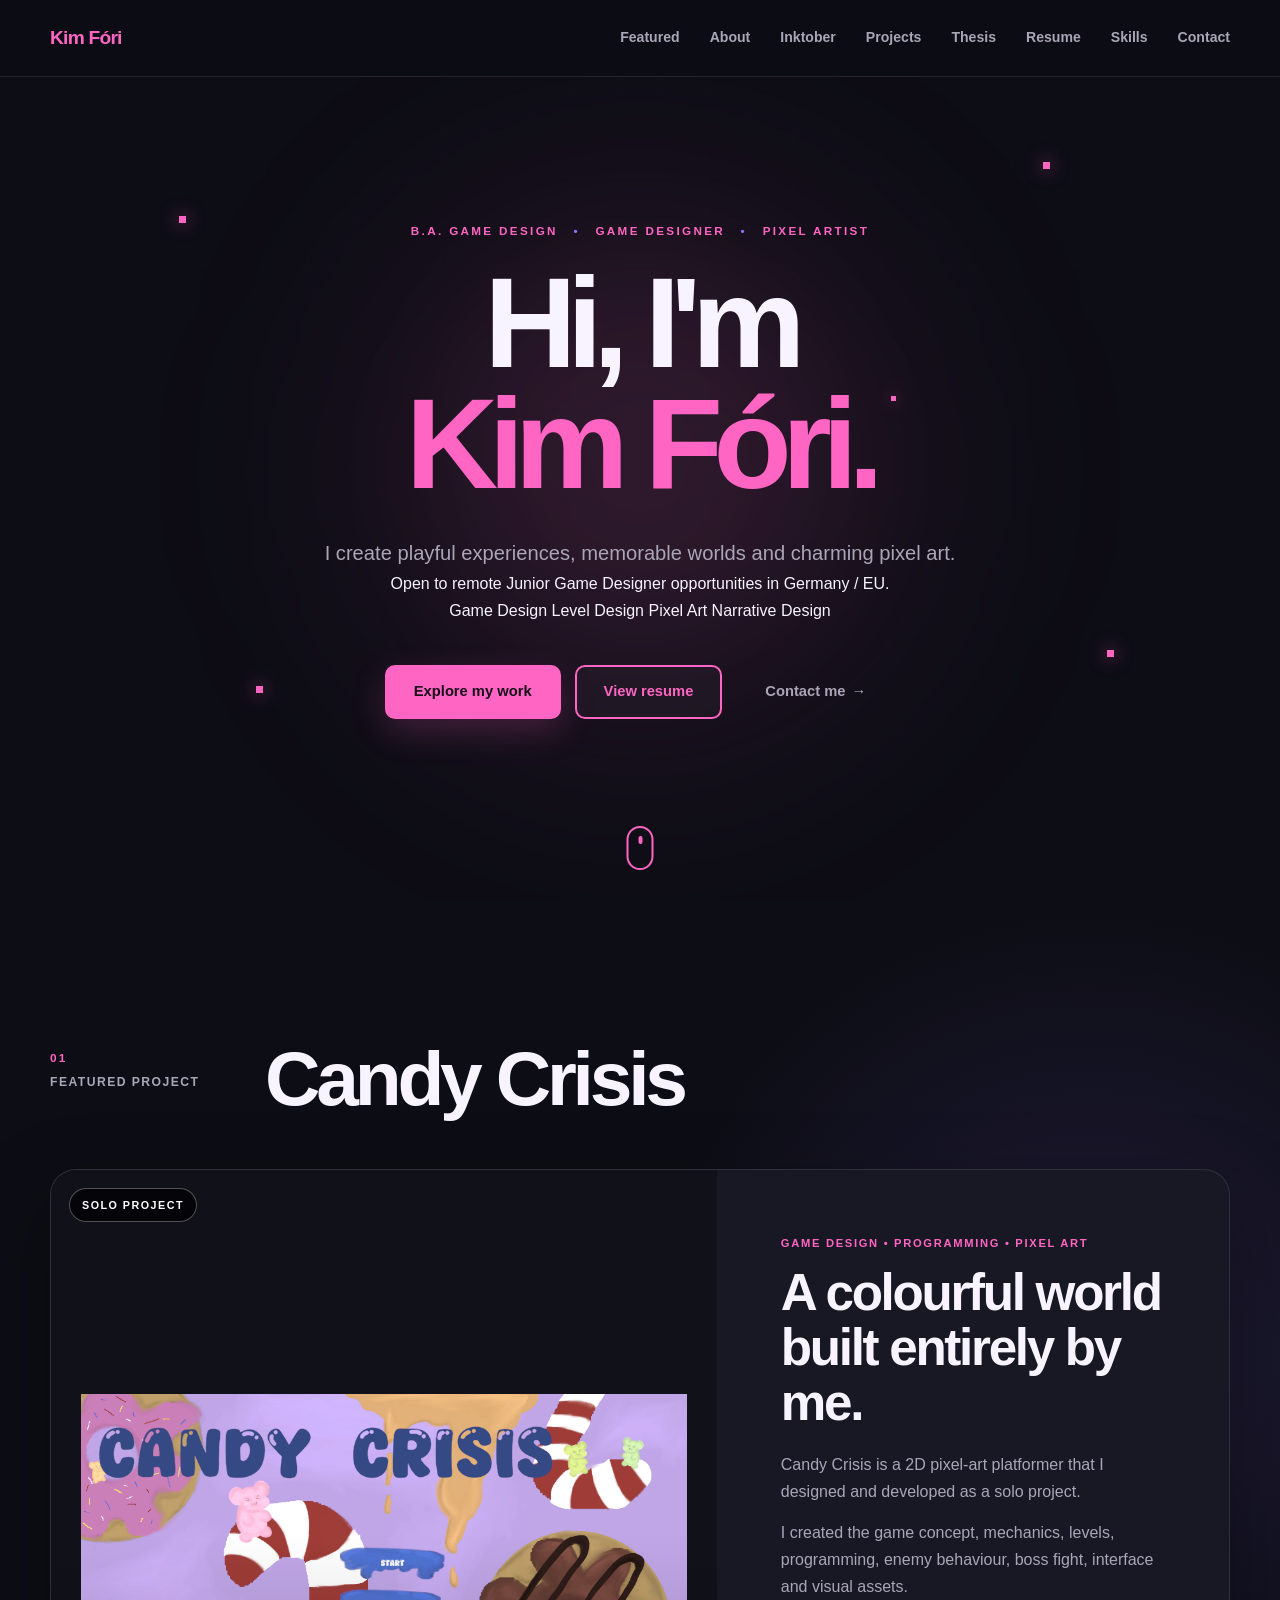
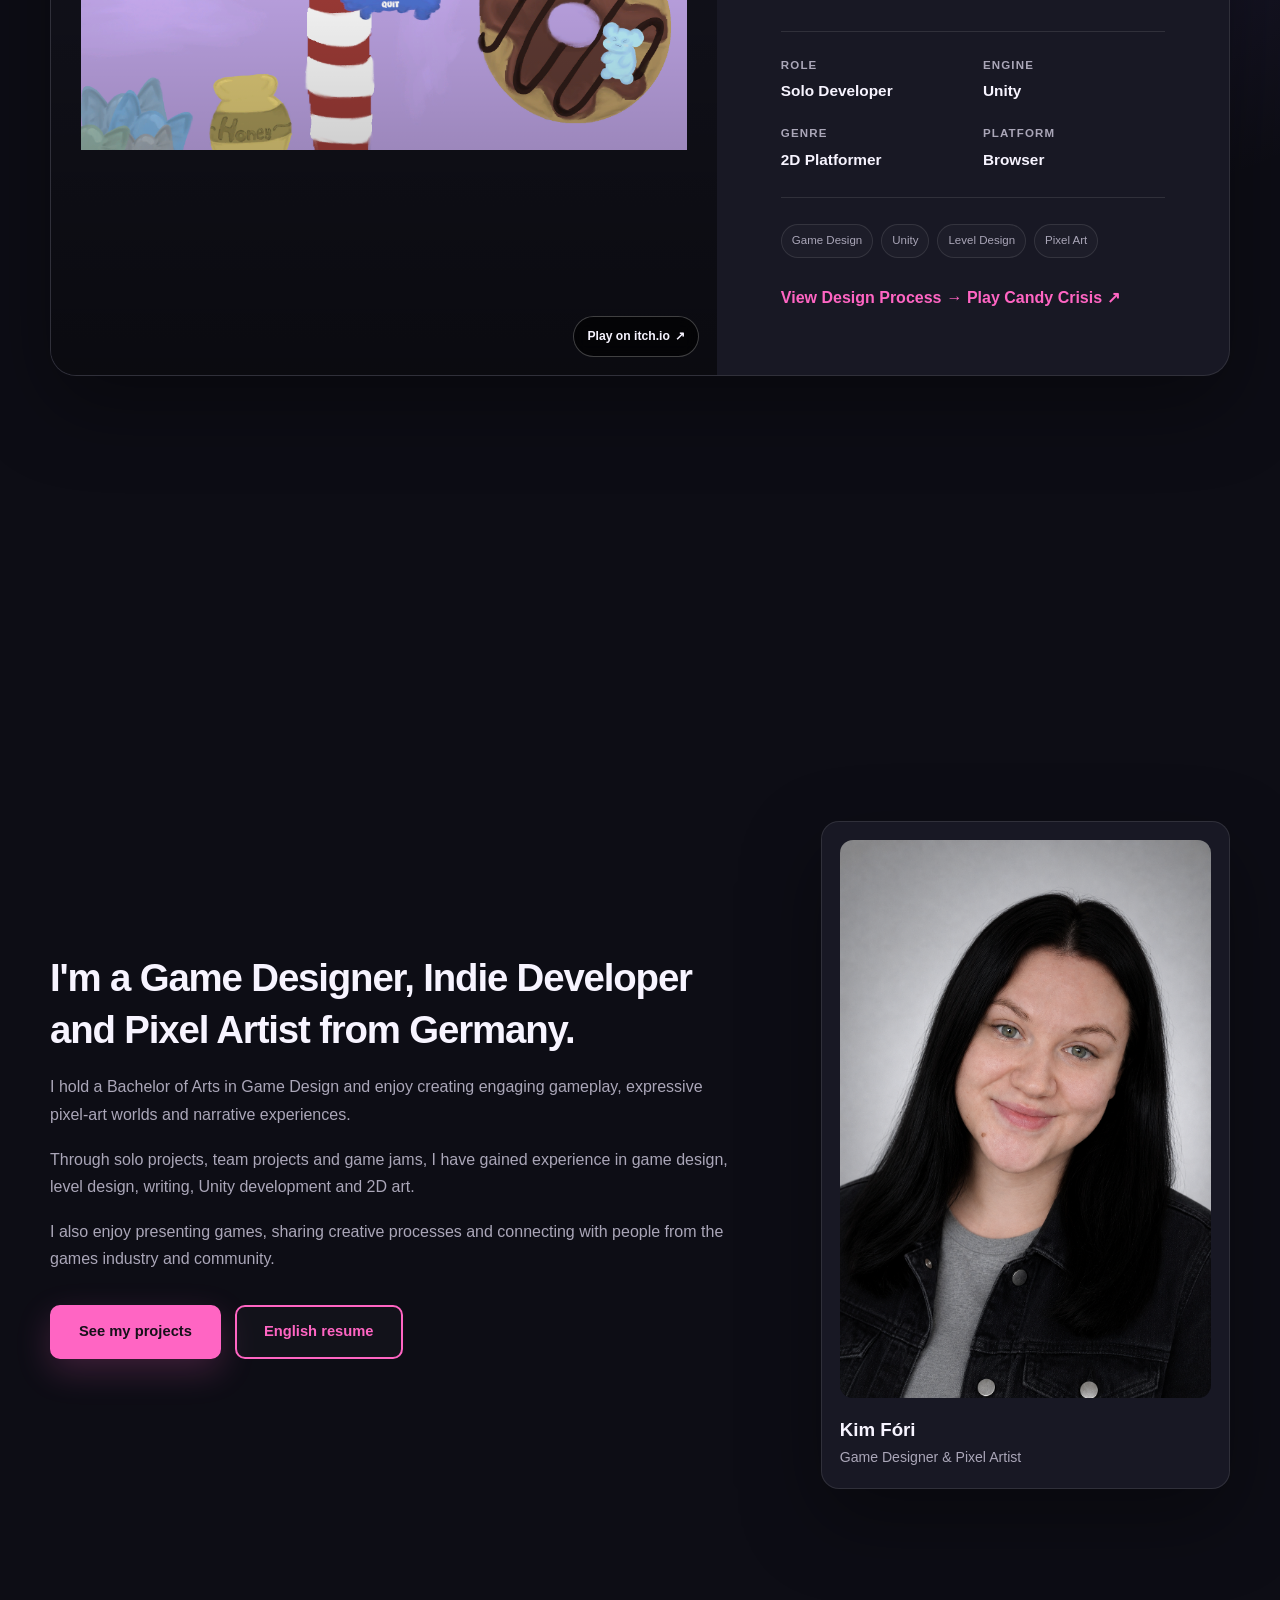
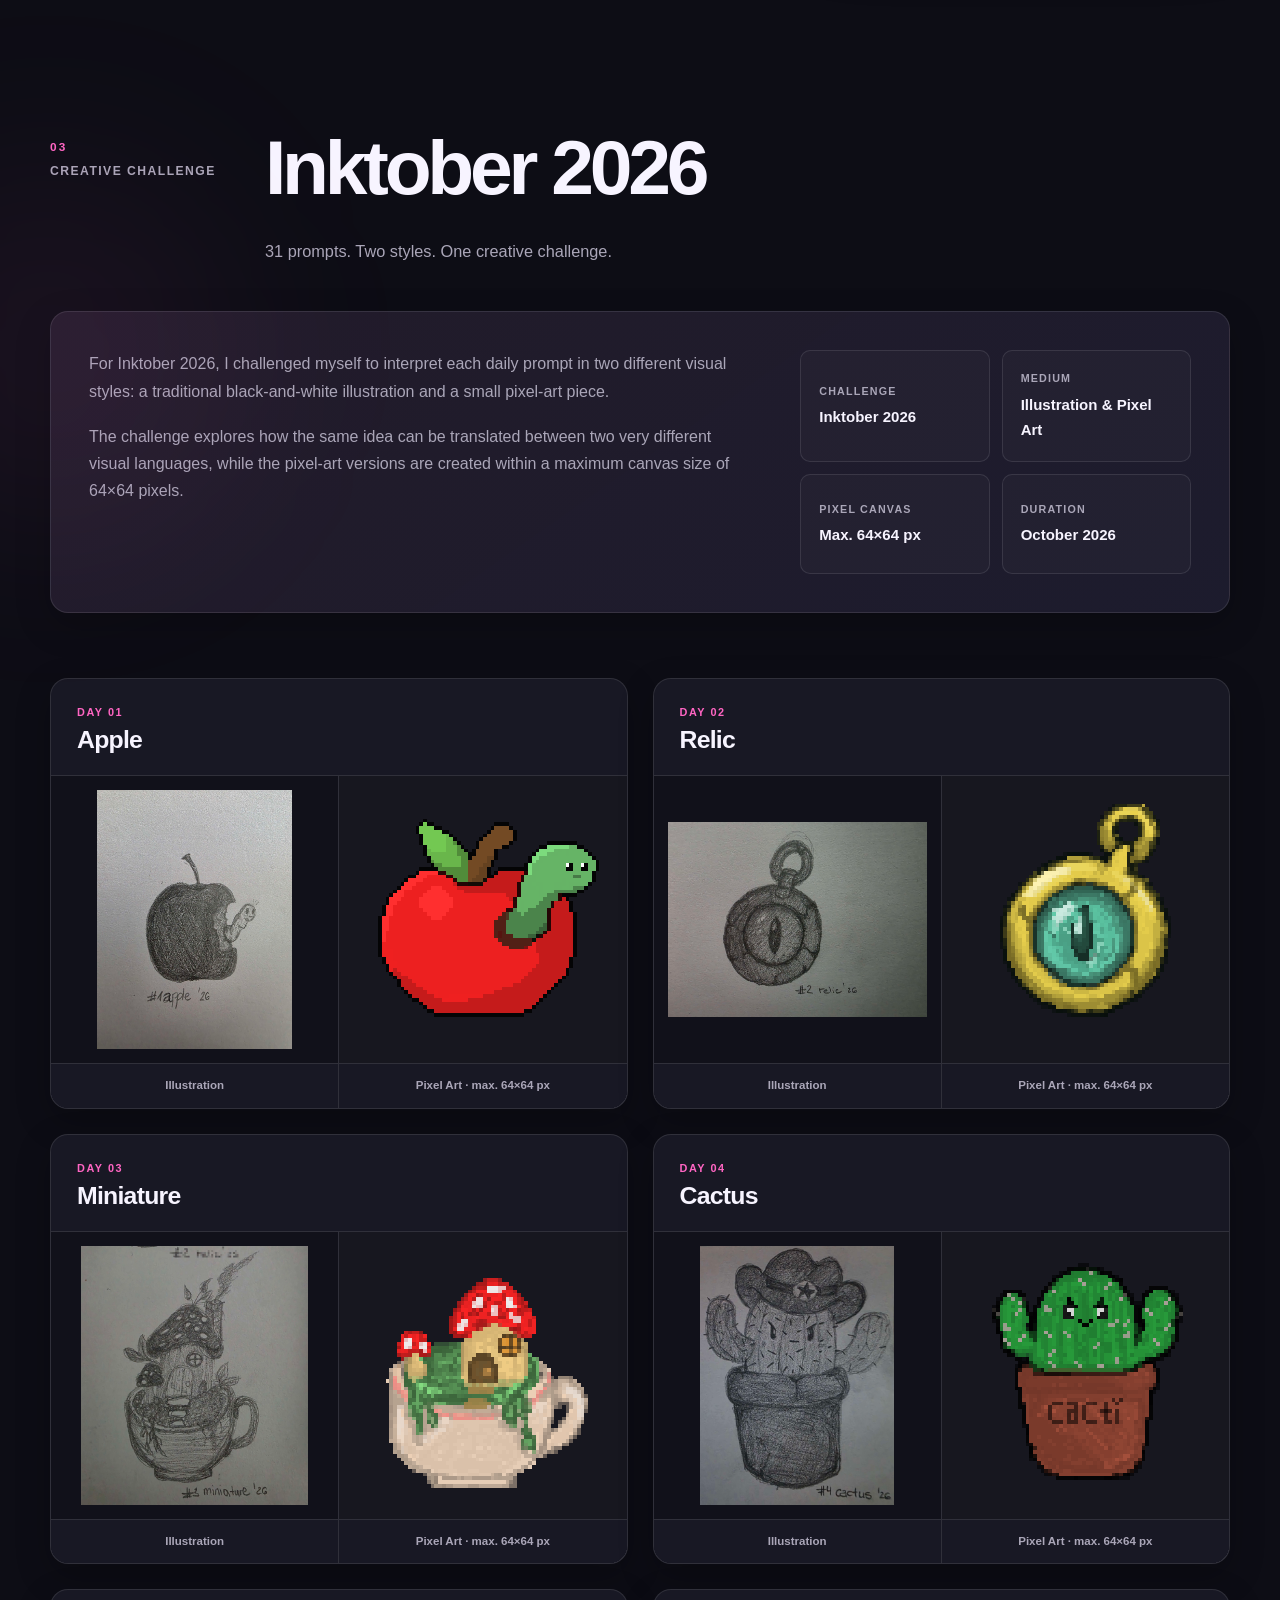
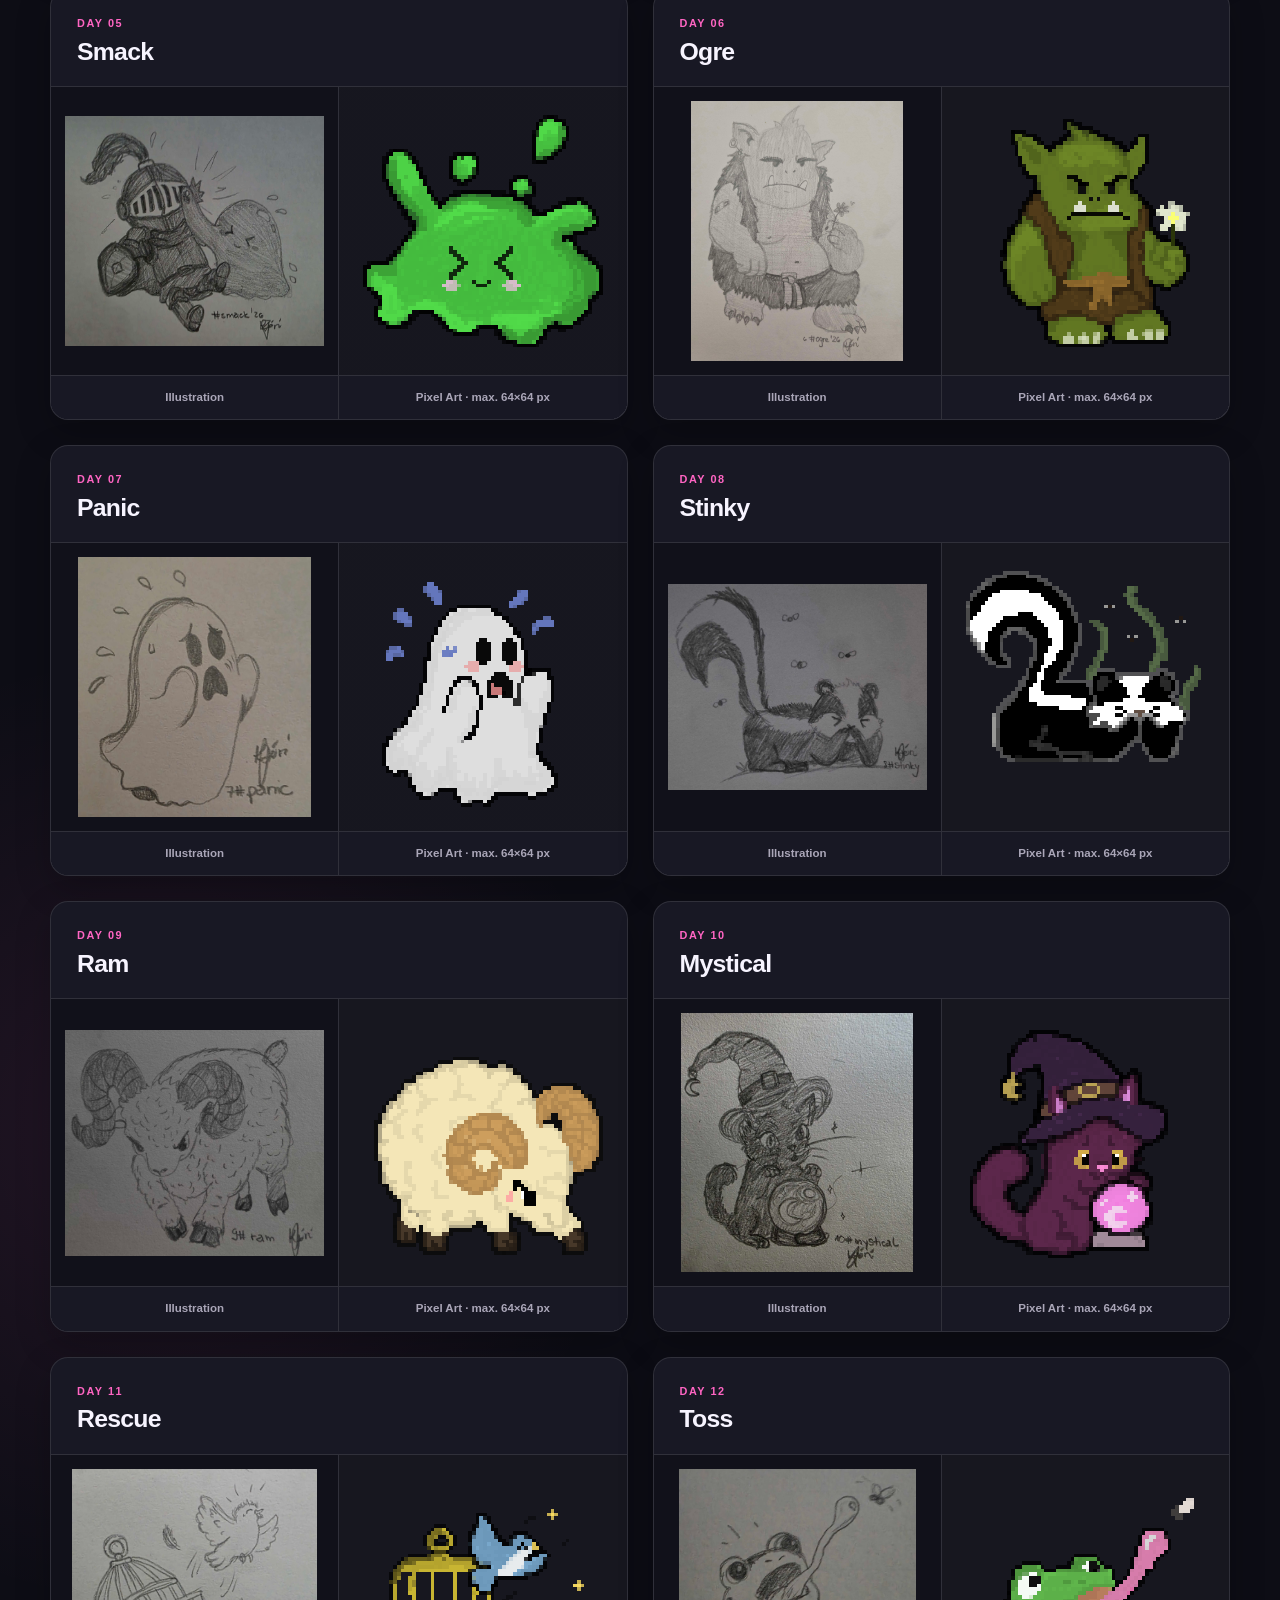
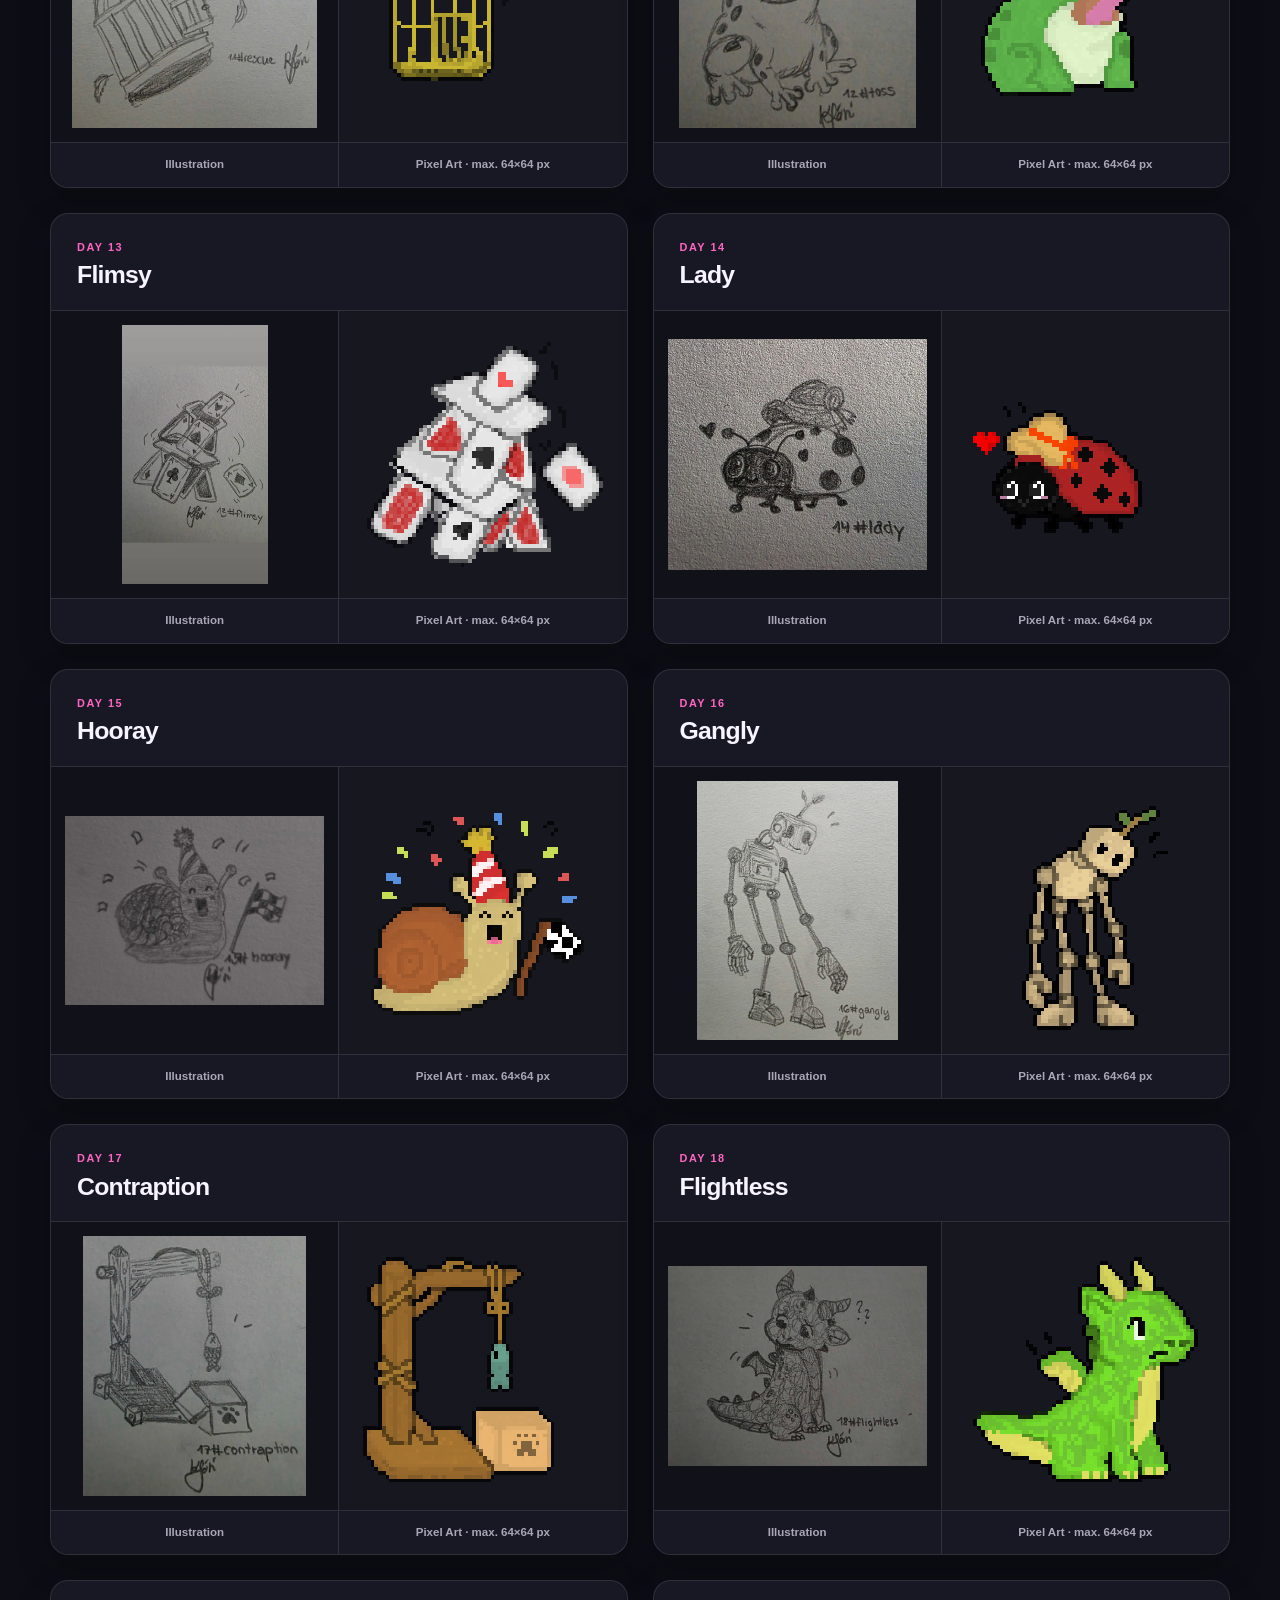
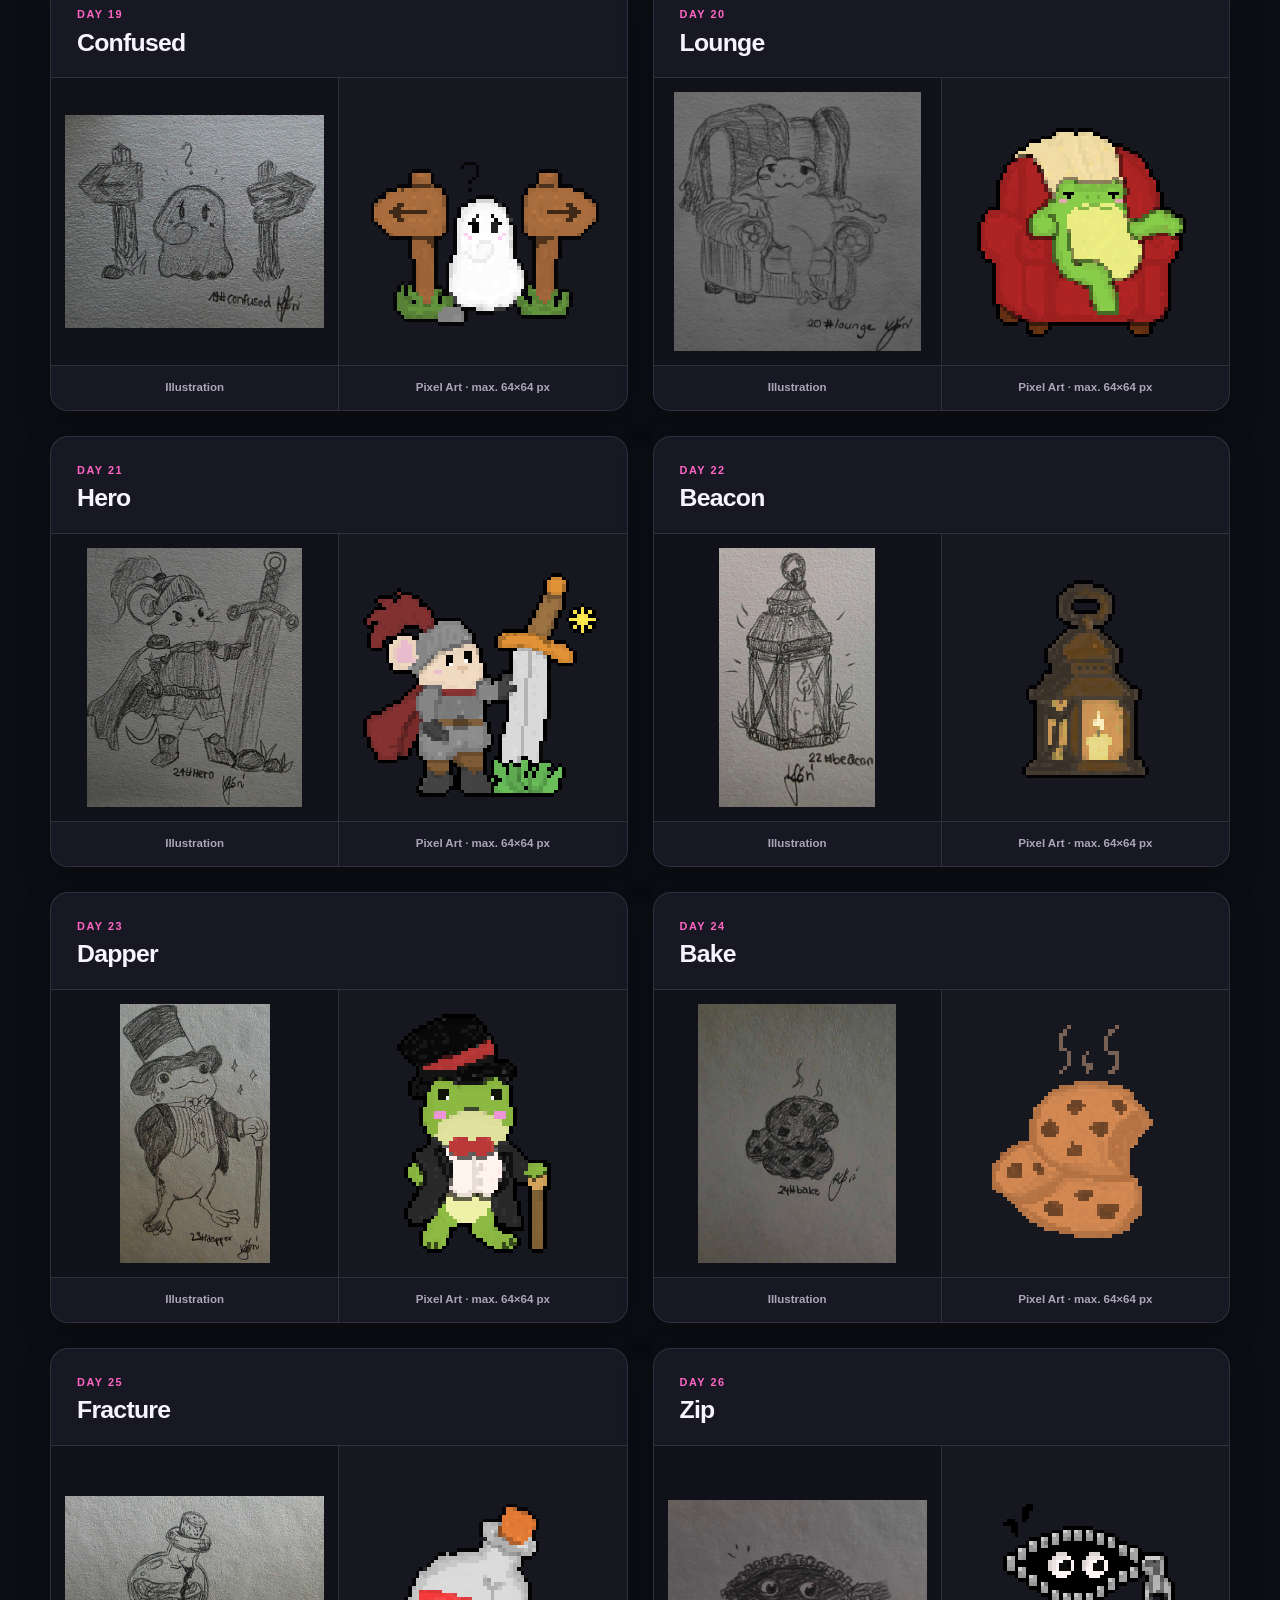
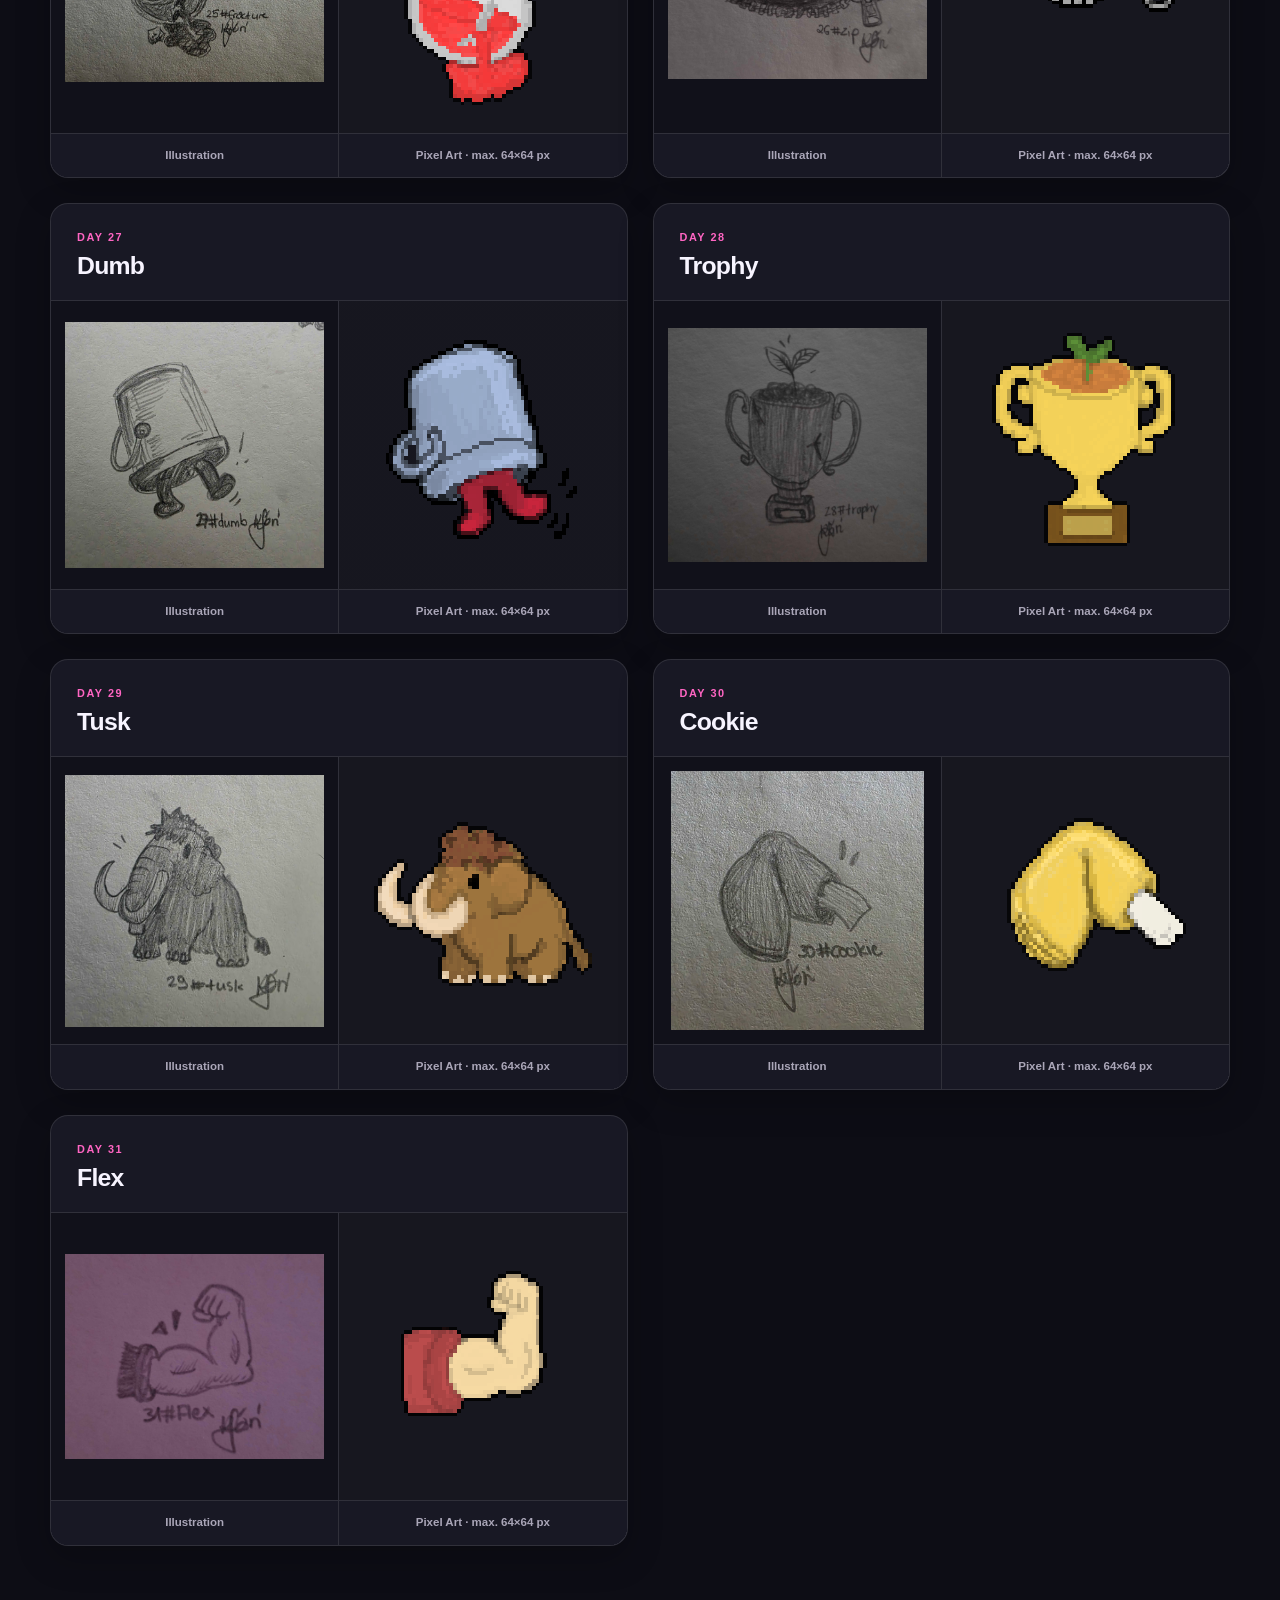
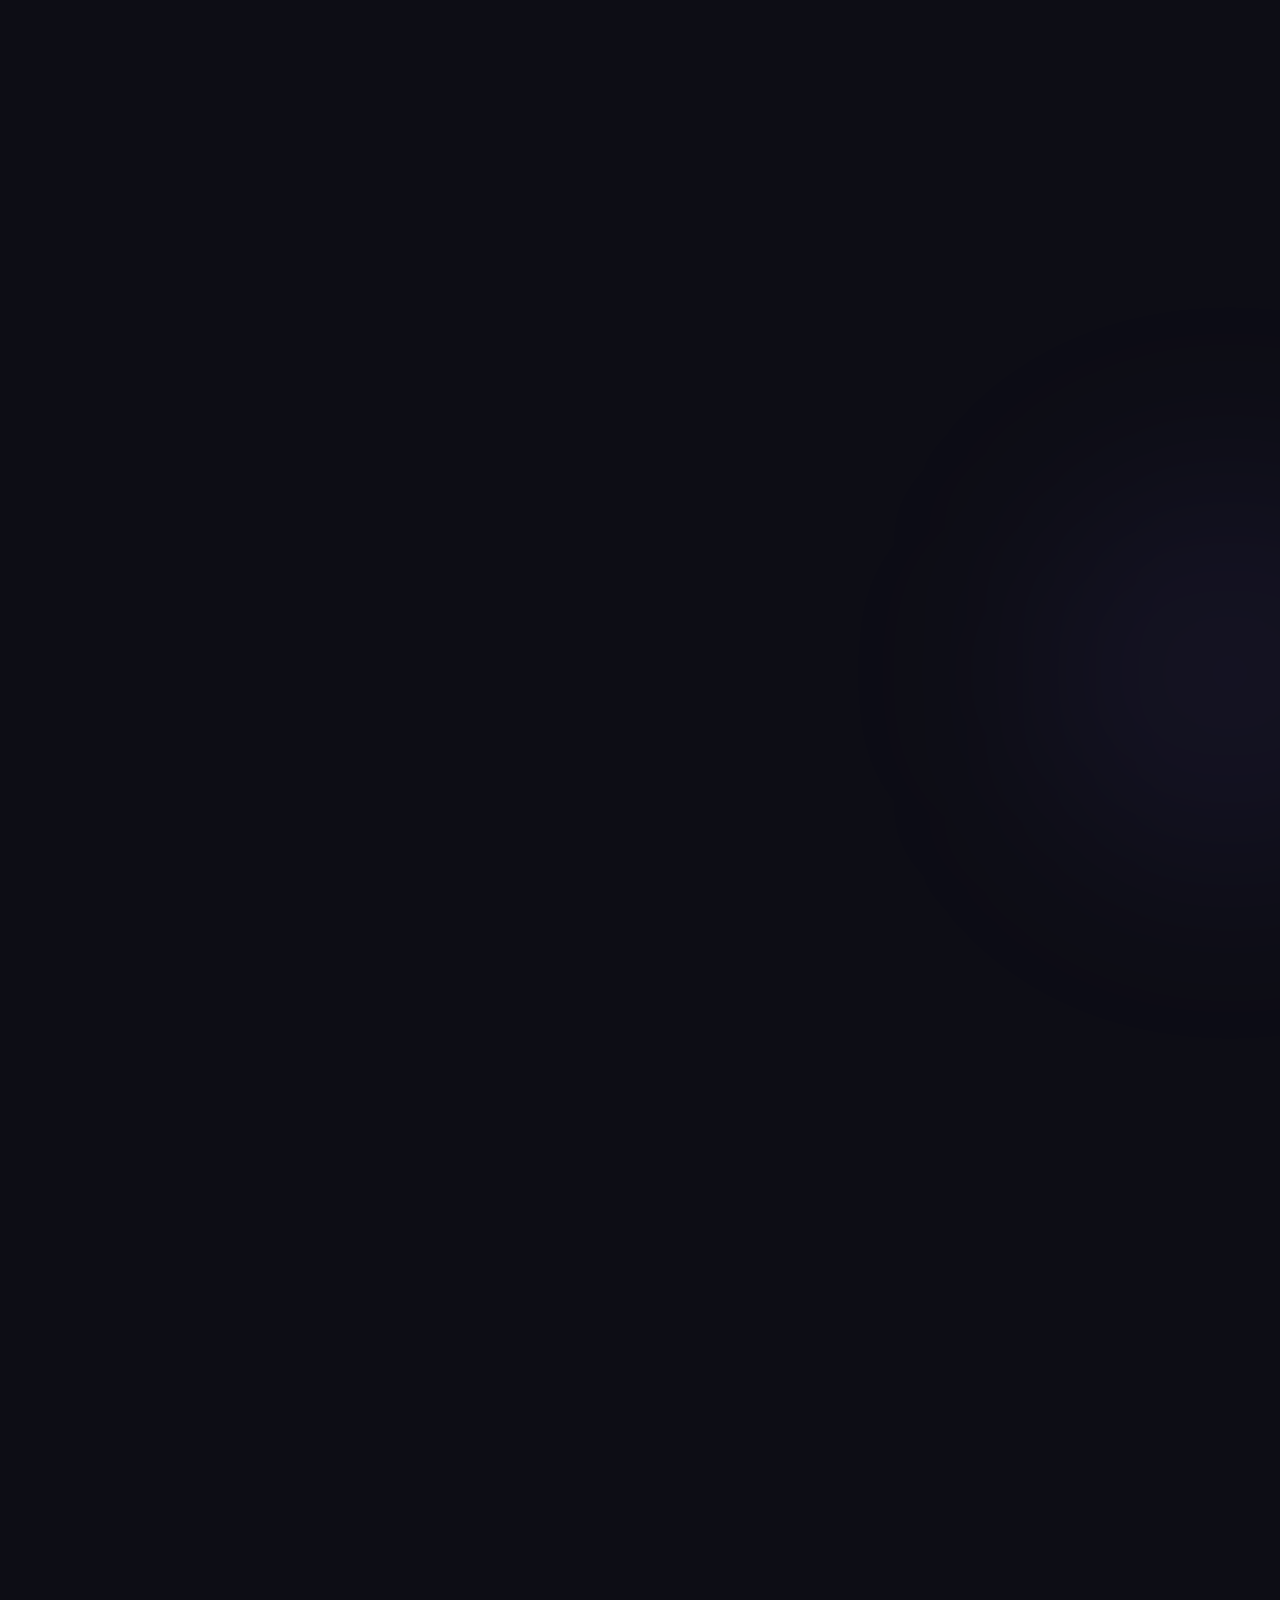
<file: index.html>
<!DOCTYPE html>
<html lang="en">

<head>
    <meta charset="UTF-8">

    <meta name="viewport"
          content="width=device-width, initial-scale=1.0">

    <meta name="description"
          content="Portfolio of Kim Fóri, Game Designer, Pixel Artist and Indie Developer from Germany.">

    <meta name="author"
          content="Kim Fóri">

    <title>Kim F&oacute;ri | Game Design Portfolio</title>

    <link rel="stylesheet" href="style.css">
</head>

<body>

    <div class="mouse-glow" aria-hidden="true"></div>


    <!-- =========================================================
         HEADER
    ========================================================== -->

    <header class="header">

        <div class="header-inner">

            <a href="#home" class="logo">
                Kim F&oacute;ri
            </a>

            <button class="menu-button"
                    type="button"
                    aria-label="Open navigation"
                    aria-expanded="false"
                    aria-controls="main-navigation">
                <span></span>
                <span></span>
                <span></span>
            </button>

            <nav class="navigation"
                 id="main-navigation"
                 aria-label="Main navigation">

                <a href="#featured">Featured</a>
                <a href="#about">About</a>
                <a href="#inktober">Inktober</a>
                <a href="#projects">Projects</a>
                <a href="#thesis">Thesis</a>
                <a href="#resume">Resume</a>
                <a href="#skills">Skills</a>
                <a href="#contact">Contact</a>

            </nav>

        </div>

    </header>


    <main>


        <!-- =========================================================
             HERO
        ========================================================== -->

       <section class="hero" id="home">

    <div class="hero-background" aria-hidden="true">
        <span class="pixel pixel-one"></span>
        <span class="pixel pixel-two"></span>
        <span class="pixel pixel-three"></span>
        <span class="pixel pixel-four"></span>
        <span class="pixel pixel-five"></span>
    </div>

    <div class="hero-content">

        <p class="eyebrow">
            B.A. Game Design
            <span aria-hidden="true">&bull;</span>
            Game Designer
            <span aria-hidden="true">&bull;</span>
            Pixel Artist
        </p>

        <h1 class="hero-title">
            Hi, I'm
            <span>Kim F&oacute;ri.</span>
        </h1>

        <p class="hero-description">
            I create playful experiences, memorable worlds
            and charming pixel art.
        </p>

        <p class="hero-availability">Open to remote Junior Game Designer opportunities in Germany / EU.</p>

        <!-- CORE SKILLS -->

        <div class="hero-skills" aria-label="Core competencies">

            <span>Game Design</span>
            <span>Level Design</span>
            <span>Pixel Art</span>
            <span>Narrative Design</span>

        </div>

        <div class="hero-buttons">

            <a href="#featured"
               class="button button-primary">
                Explore my work
            </a>

            <a href="#resume"
               class="button button-secondary">
                View resume
            </a>

            <a href="#contact"
               class="button button-text">
                Contact me
                <span aria-hidden="true">&rarr;</span>
            </a>

        </div>

    </div>

    <a href="#featured"
       class="scroll-indicator"
       aria-label="Scroll to featured project">
        <span></span>
    </a>

</section>

       
<!-- =========================================================
     FEATURED PROJECT
========================================================= -->

<section class="section featured-section" id="featured">

    <div class="section-heading reveal">

        <div>
            <p class="section-number">01</p>
            <p class="section-label">Featured Project</p>
        </div>

        <h2>Candy Crisis</h2>

    </div>

    <article class="featured-project reveal">

        <a href="https://pikakimi30.itch.io/candy-crisis"
           target="_blank"
           rel="noopener noreferrer"
           class="featured-image"
           aria-label="Open Candy Crisis on itch.io">

            <video
                class="featured-video"
                autoplay
                muted
                loop
                playsinline
                preload="metadata"
                poster="images/candy-crisis.png"
                aria-label="Candy Crisis gameplay preview">

                <source
                    src="videos/candy-crisis-preview.mp4"
                    type="video/mp4">

                Your browser does not support HTML5 video.

            </video>

            <span class="project-badge">
                Solo Project
            </span>

            <span class="image-action">
                Play on itch.io
                <span aria-hidden="true">&nearr;</span>
            </span>

        </a>

        <div class="featured-content">

            <p class="project-role">
                Game Design &bull; Programming &bull; Pixel Art
            </p>

            <h3>
                A colourful world built entirely by me.
            </h3>

            <p>
                Candy Crisis is a 2D pixel-art platformer that
                I designed and developed as a solo project.
            </p>

            <p>
                I created the game concept, mechanics, levels,
                programming, enemy behaviour, boss fight,
                interface and visual assets.
            </p>

            <div class="project-details">

                <div>
                    <span>Role</span>
                    <strong>Solo Developer</strong>
                </div>

                <div>
                    <span>Engine</span>
                    <strong>Unity</strong>
                </div>

                <div>
                    <span>Genre</span>
                    <strong>2D Platformer</strong>
                </div>

                <div>
                    <span>Platform</span>
                    <strong>Browser</strong>
                </div>

            </div>

            <ul class="project-tags">
                <li>Game Design</li>
                <li>Unity</li>
                <li>Level Design</li>
                <li>Pixel Art</li>
            </ul>

            <div class="featured-actions">
                <a href="candy-crisis.html" class="project-link">
                    View Design Process <span aria-hidden="true">&rarr;</span>
                </a>
                <a href="https://pikakimi30.itch.io/candy-crisis"
                   target="_blank" rel="noopener noreferrer" class="project-link">
                    Play Candy Crisis <span aria-hidden="true">&nearr;</span>
                </a>
            </div>

        </div>

    </article>

</section>



        <!-- =========================================================
             ABOUT
        ========================================================== -->

        <section class="section about-section"
                 id="about">

            <div class="section-heading reveal">

                <div>
                    <p class="section-number">02</p>
                    <p class="section-label">About</p>
                </div>

                <h2>
                    Creativity meets gameplay.
                </h2>

            </div>

            <div class="about-layout">

                <div class="about-text reveal">

                    <p class="about-introduction">
                        I'm a Game Designer, Indie Developer and
                        Pixel Artist from Germany.
                    </p>

                    <p>
                        I hold a Bachelor of Arts in Game Design and enjoy
                        creating engaging gameplay, expressive pixel-art
                        worlds and narrative experiences.
                    </p>

                    <p>
                        Through solo projects, team projects and game jams,
                        I have gained experience in game design, level design,
                        writing, Unity development and 2D art.
                    </p>

                    <p>
                        I also enjoy presenting games, sharing creative
                        processes and connecting with people from the
                        games industry and community.
                    </p>

                    <div class="about-buttons">

                        <a href="#projects"
                           class="button button-primary">
                            See my projects
                        </a>

                        <a href="documents/kim-fori-resume-en.pdf"
                           target="_blank"
                           rel="noopener noreferrer"
                           class="button button-secondary">
                            English resume
                        </a>

                    </div>

                </div>

                <figure class="profile-card reveal">

                    <div class="profile-image">

                        <img src="images/profile-kim.png"
                             alt="Portrait of Kim Fóri">

                    </div>

                    <figcaption>

                        <strong>Kim F&oacute;ri</strong>

                        <span>
                            Game Designer &amp; Pixel Artist
                        </span>

                    </figcaption>

                </figure>

            </div>

        </section>


        <!-- =========================================================
             INKTOBER 2026
        ========================================================== -->

        <section class="section inktober-section"
                 id="inktober">

            <div class="section-heading">

                <div>
                    <p class="section-number">03</p>
                    <p class="section-label">Creative Challenge</p>
                </div>

                <h2>
                    Inktober 2026
                </h2>

            </div>

            <p class="section-description">
                31 prompts. Two styles. One creative challenge.
            </p>

            <div class="inktober-intro">

                <div class="inktober-intro-text">

                    <p>
                        For Inktober 2026, I challenged myself to interpret
                        each daily prompt in two different visual styles:
                        a traditional black-and-white illustration and a
                        small pixel-art piece.
                    </p>

                    <p>
                        The challenge explores how the same idea can be
                        translated between two very different visual
                        languages, while the pixel-art versions are created
                        within a maximum canvas size of 64×64 pixels.
                    </p>

                </div>

                <div class="inktober-facts">

                    <div class="inktober-fact">
                        <span>Challenge</span>
                        <strong>Inktober 2026</strong>
                    </div>

                    <div class="inktober-fact">
                        <span>Medium</span>
                        <strong>Illustration &amp; Pixel Art</strong>
                    </div>

                    <div class="inktober-fact">
                        <span>Pixel Canvas</span>
                        <strong>Max. 64×64 px</strong>
                    </div>

                    <div class="inktober-fact">
                        <span>Duration</span>
                        <strong>October 2026</strong>
                    </div>

                </div>

            </div>


            <div class="inktober-gallery">


                <!-- DAY 01 -->

                <article class="inktober-day">
                    <div class="inktober-day-header">
                        <span>Day 01</span>
                        <h3>Apple</h3>
                    </div>

                    <div class="inktober-comparison">
                        <figure>
                            <div class="inktober-image">
                                <img src="images/inktober/day01-illustration.jpg"
                                     alt="Inktober 2026 Day 01 Apple black-and-white illustration">
                            </div>
                            <figcaption>Illustration</figcaption>
                        </figure>

                        <figure>
                            <div class="inktober-image pixel-image">
                                <img src="images/inktober/day01-pixel.png"
                                     alt="Inktober 2026 Day 01 Apple pixel art">
                            </div>
                            <figcaption>Pixel Art · max. 64×64 px</figcaption>
                        </figure>
                    </div>
                </article>


                <!-- DAY 02 -->

                <article class="inktober-day">
                    <div class="inktober-day-header">
                        <span>Day 02</span>
                        <h3>Relic</h3>
                    </div>

                    <div class="inktober-comparison">
                        <figure>
                            <div class="inktober-image">
                                <img src="images/inktober/day02-illustration.jpg"
                                     alt="Inktober 2026 Day 02 Relic black-and-white illustration">
                            </div>
                            <figcaption>Illustration</figcaption>
                        </figure>

                        <figure>
                            <div class="inktober-image pixel-image">
                                <img src="images/inktober/day02-pixel.png"
                                     alt="Inktober 2026 Day 02 Relic pixel art">
                            </div>
                            <figcaption>Pixel Art · max. 64×64 px</figcaption>
                        </figure>
                    </div>
                </article>


                <!-- DAY 03 -->

                <article class="inktober-day">
                    <div class="inktober-day-header">
                        <span>Day 03</span>
                        <h3>Miniature</h3>
                    </div>

                    <div class="inktober-comparison">
                        <figure>
                            <div class="inktober-image">
                                <img src="images/inktober/day03-illustration.jpg"
                                     alt="Inktober 2026 Day 03 Miniature black-and-white illustration">
                            </div>
                            <figcaption>Illustration</figcaption>
                        </figure>

                        <figure>
                            <div class="inktober-image pixel-image">
                                <img src="images/inktober/day03-pixel.png"
                                     alt="Inktober 2026 Day 03 Miniature pixel art">
                            </div>
                            <figcaption>Pixel Art · max. 64×64 px</figcaption>
                        </figure>
                    </div>
                </article>


                <!-- DAY 04 -->

                <article class="inktober-day">
                    <div class="inktober-day-header">
                        <span>Day 04</span>
                        <h3>Cactus</h3>
                    </div>

                    <div class="inktober-comparison">
                        <figure>
                            <div class="inktober-image">
                                <img src="images/inktober/day04-illustration.jpg"
                                     alt="Inktober 2026 Day 04 Cactus black-and-white illustration">
                            </div>
                            <figcaption>Illustration</figcaption>
                        </figure>

                        <figure>
                            <div class="inktober-image pixel-image">
                                <img src="images/inktober/day04-pixel.png"
                                     alt="Inktober 2026 Day 04 Cactus pixel art">
                            </div>
                            <figcaption>Pixel Art · max. 64×64 px</figcaption>
                        </figure>
                    </div>
                </article>


                <!-- DAY 05 -->

                <article class="inktober-day">
                    <div class="inktober-day-header">
                        <span>Day 05</span>
                        <h3>Smack</h3>
                    </div>

                    <div class="inktober-comparison">
                        <figure>
                            <div class="inktober-image">
                                <img src="images/inktober/day05-illustration.jpg"
                                     alt="Inktober 2026 Day 05 Smack black-and-white illustration">
                            </div>
                            <figcaption>Illustration</figcaption>
                        </figure>

                        <figure>
                            <div class="inktober-image pixel-image">
                                <img src="images/inktober/day05-pixel.png"
                                     alt="Inktober 2026 Day 05 Smack pixel art">
                            </div>
                            <figcaption>Pixel Art · max. 64×64 px</figcaption>
                        </figure>
                    </div>
                </article>


                <!-- DAY 06 -->

                <article class="inktober-day">
                    <div class="inktober-day-header">
                        <span>Day 06</span>
                        <h3>Ogre</h3>
                    </div>

                    <div class="inktober-comparison">
                        <figure>
                            <div class="inktober-image">
                                <img src="images/inktober/day06-illustration.jpg"
                                     alt="Inktober 2026 Day 06 Ogre black-and-white illustration">
                            </div>
                            <figcaption>Illustration</figcaption>
                        </figure>

                        <figure>
                            <div class="inktober-image pixel-image">
                                <img src="images/inktober/day06-pixel.png"
                                     alt="Inktober 2026 Day 06 Ogre pixel art">
                            </div>
                            <figcaption>Pixel Art · max. 64×64 px</figcaption>
                        </figure>
                    </div>
                </article>


                <!-- DAY 07 -->

                <article class="inktober-day">
                    <div class="inktober-day-header">
                        <span>Day 07</span>
                        <h3>Panic</h3>
                    </div>

                    <div class="inktober-comparison">
                        <figure>
                            <div class="inktober-image">
                                <img src="images/inktober/day07-illustration.jpg"
                                     alt="Inktober 2026 Day 07 Panic black-and-white illustration">
                            </div>
                            <figcaption>Illustration</figcaption>
                        </figure>

                        <figure>
                            <div class="inktober-image pixel-image">
                                <img src="images/inktober/day07-pixel.png"
                                     alt="Inktober 2026 Day 07 Panic pixel art">
                            </div>
                            <figcaption>Pixel Art · max. 64×64 px</figcaption>
                        </figure>
                    </div>
                </article>

                                <!-- DAY 08 -->

                <article class="inktober-day">
                    <div class="inktober-day-header">
                        <span>Day 08</span>
                        <h3>Stinky</h3>
                    </div>

                    <div class="inktober-comparison">
                        <figure>
                            <div class="inktober-image">
                                <img src="images/inktober/day08-illustration.jpg"
                                     alt="Inktober 2026 Day 08 Stinky black-and-white illustration">
                            </div>
                            <figcaption>Illustration</figcaption>
                        </figure>

                        <figure>
                            <div class="inktober-image pixel-image">
                                <img src="images/inktober/day08-pixel.png"
                                     alt="Inktober 2026 Day 08 Stinky pixel art">
                            </div>
                            <figcaption>Pixel Art · max. 64×64 px</figcaption>
                        </figure>
                    </div>
                </article>


                <!-- DAY 09 -->

                <article class="inktober-day">
                    <div class="inktober-day-header">
                        <span>Day 09</span>
                        <h3>Ram</h3>
                    </div>

                    <div class="inktober-comparison">
                        <figure>
                            <div class="inktober-image">
                                <img src="images/inktober/day09-illustration.jpg"
                                     alt="Inktober 2026 Day 09 Ram black-and-white illustration">
                            </div>
                            <figcaption>Illustration</figcaption>
                        </figure>

                        <figure>
                            <div class="inktober-image pixel-image">
                                <img src="images/inktober/day09-pixel.png"
                                     alt="Inktober 2026 Day 09 Ram pixel art">
                            </div>
                            <figcaption>Pixel Art · max. 64×64 px</figcaption>
                        </figure>
                    </div>
                </article>


                <!-- DAY 10 -->

                <article class="inktober-day">
                    <div class="inktober-day-header">
                        <span>Day 10</span>
                        <h3>Mystical</h3>
                    </div>

                    <div class="inktober-comparison">
                        <figure>
                            <div class="inktober-image">
                                <img src="images/inktober/day10-illustration.jpg"
                                     alt="Inktober 2026 Day 10 Mystical black-and-white illustration">
                            </div>
                            <figcaption>Illustration</figcaption>
                        </figure>

                        <figure>
                            <div class="inktober-image pixel-image">
                                <img src="images/inktober/day10-pixel.png"
                                     alt="Inktober 2026 Day 10 Mystical pixel art">
                            </div>
                            <figcaption>Pixel Art · max. 64×64 px</figcaption>
                        </figure>
                    </div>
                </article>


                <!-- DAY 11 -->

                <article class="inktober-day">
                    <div class="inktober-day-header">
                        <span>Day 11</span>
                        <h3>Rescue</h3>
                    </div>

                    <div class="inktober-comparison">
                        <figure>
                            <div class="inktober-image">
                                <img src="images/inktober/day11-illustration.jpg"
                                     alt="Inktober 2026 Day 11 Rescue black-and-white illustration">
                            </div>
                            <figcaption>Illustration</figcaption>
                        </figure>

                        <figure>
                            <div class="inktober-image pixel-image">
                                <img src="images/inktober/day11-pixel.png"
                                     alt="Inktober 2026 Day 11 Rescue pixel art">
                            </div>
                            <figcaption>Pixel Art · max. 64×64 px</figcaption>
                        </figure>
                    </div>
                </article>


                <!-- DAY 12 -->

                <article class="inktober-day">
                    <div class="inktober-day-header">
                        <span>Day 12</span>
                        <h3>Toss</h3>
                    </div>

                    <div class="inktober-comparison">
                        <figure>
                            <div class="inktober-image">
                                <img src="images/inktober/day12-illustration.jpg"
                                     alt="Inktober 2026 Day 12 Toss black-and-white illustration">
                            </div>
                            <figcaption>Illustration</figcaption>
                        </figure>

                        <figure>
                            <div class="inktober-image pixel-image">
                                <img src="images/inktober/day12-pixel.png"
                                     alt="Inktober 2026 Day 12 Toss pixel art">
                            </div>
                            <figcaption>Pixel Art · max. 64×64 px</figcaption>
                        </figure>
                    </div>
                </article>


                <!-- DAY 13 -->

                <article class="inktober-day">
                    <div class="inktober-day-header">
                        <span>Day 13</span>
                        <h3>Flimsy</h3>
                    </div>

                    <div class="inktober-comparison">
                        <figure>
                            <div class="inktober-image">
                                <img src="images/inktober/day13-illustration.jpg"
                                     alt="Inktober 2026 Day 13 Flimsy black-and-white illustration">
                            </div>
                            <figcaption>Illustration</figcaption>
                        </figure>

                        <figure>
                            <div class="inktober-image pixel-image">
                                <img src="images/inktober/day13-pixel.png"
                                     alt="Inktober 2026 Day 13 Flimsy pixel art">
                            </div>
                            <figcaption>Pixel Art · max. 64×64 px</figcaption>
                        </figure>
                    </div>
                </article>


                <!-- DAY 14 -->

                <article class="inktober-day">
                    <div class="inktober-day-header">
                        <span>Day 14</span>
                        <h3>Lady</h3>
                    </div>

                    <div class="inktober-comparison">
                        <figure>
                            <div class="inktober-image">
                                <img src="images/inktober/day14-illustration.jpg"
                                     alt="Inktober 2026 Day 14 Lady black-and-white illustration">
                            </div>
                            <figcaption>Illustration</figcaption>
                        </figure>

                        <figure>
                            <div class="inktober-image pixel-image">
                                <img src="images/inktober/day14-pixel.png"
                                     alt="Inktober 2026 Day 14 Lady pixel art">
                            </div>
                            <figcaption>Pixel Art · max. 64×64 px</figcaption>
                        </figure>
                    </div>
                </article>


                <!-- DAY 15 -->

                <article class="inktober-day">
                    <div class="inktober-day-header">
                        <span>Day 15</span>
                        <h3>Hooray</h3>
                    </div>

                    <div class="inktober-comparison">
                        <figure>
                            <div class="inktober-image">
                                <img src="images/inktober/day15-illustration.jpg"
                                     alt="Inktober 2026 Day 15 Hooray black-and-white illustration">
                            </div>
                            <figcaption>Illustration</figcaption>
                        </figure>

                        <figure>
                            <div class="inktober-image pixel-image">
                                <img src="images/inktober/day15-pixel.png"
                                     alt="Inktober 2026 Day 15 Hooray pixel art">
                            </div>
                            <figcaption>Pixel Art · max. 64×64 px</figcaption>
                        </figure>
                    </div>
                </article>


                <!-- DAY 16 -->

                <article class="inktober-day">
                    <div class="inktober-day-header">
                        <span>Day 16</span>
                        <h3>Gangly</h3>
                    </div>

                    <div class="inktober-comparison">
                        <figure>
                            <div class="inktober-image">
                                <img src="images/inktober/day16-illustration.jpg"
                                     alt="Inktober 2026 Day 16 Gangly black-and-white illustration">
                            </div>
                            <figcaption>Illustration</figcaption>
                        </figure>

                        <figure>
                            <div class="inktober-image pixel-image">
                                <img src="images/inktober/day16-pixel.png"
                                     alt="Inktober 2026 Day 16 Gangly pixel art">
                            </div>
                            <figcaption>Pixel Art · max. 64×64 px</figcaption>
                        </figure>
                    </div>
                </article>


                <!-- DAY 17 -->

                <article class="inktober-day">
                    <div class="inktober-day-header">
                        <span>Day 17</span>
                        <h3>Contraption</h3>
                    </div>

                    <div class="inktober-comparison">
                        <figure>
                            <div class="inktober-image">
                                <img src="images/inktober/day17-illustration.jpg"
                                     alt="Inktober 2026 Day 17 Contraption black-and-white illustration">
                            </div>
                            <figcaption>Illustration</figcaption>
                        </figure>

                        <figure>
                            <div class="inktober-image pixel-image">
                                <img src="images/inktober/day17-pixel.png"
                                     alt="Inktober 2026 Day 17 Contraption pixel art">
                            </div>
                            <figcaption>Pixel Art · max. 64×64 px</figcaption>
                        </figure>
                    </div>
                </article>


                <!-- DAY 18 -->

                <article class="inktober-day">
                    <div class="inktober-day-header">
                        <span>Day 18</span>
                        <h3>Flightless</h3>
                    </div>

                    <div class="inktober-comparison">
                        <figure>
                            <div class="inktober-image">
                                <img src="images/inktober/day18-illustration.jpg"
                                     alt="Inktober 2026 Day 18 Flightless black-and-white illustration">
                            </div>
                            <figcaption>Illustration</figcaption>
                        </figure>

                        <figure>
                            <div class="inktober-image pixel-image">
                                <img src="images/inktober/day18-pixel.png"
                                     alt="Inktober 2026 Day 18 Flightless pixel art">
                            </div>
                            <figcaption>Pixel Art · max. 64×64 px</figcaption>
                        </figure>
                    </div>
                </article>


                <!-- DAY 19 -->

                <article class="inktober-day">
                    <div class="inktober-day-header">
                        <span>Day 19</span>
                        <h3>Confused</h3>
                    </div>

                    <div class="inktober-comparison">
                        <figure>
                            <div class="inktober-image">
                                <img src="images/inktober/day19-illustration.jpg"
                                     alt="Inktober 2026 Day 19 Confused black-and-white illustration">
                            </div>
                            <figcaption>Illustration</figcaption>
                        </figure>

                        <figure>
                            <div class="inktober-image pixel-image">
                                <img src="images/inktober/day19-pixel.png"
                                     alt="Inktober 2026 Day 19 Confused pixel art">
                            </div>
                            <figcaption>Pixel Art · max. 64×64 px</figcaption>
                        </figure>
                    </div>
                </article>


                <!-- DAY 20 -->

                <article class="inktober-day">
                    <div class="inktober-day-header">
                        <span>Day 20</span>
                        <h3>Lounge</h3>
                    </div>

                    <div class="inktober-comparison">
                        <figure>
                            <div class="inktober-image">
                                <img src="images/inktober/day20-illustration.jpg"
                                     alt="Inktober 2026 Day 20 Lounge black-and-white illustration">
                            </div>
                            <figcaption>Illustration</figcaption>
                        </figure>

                        <figure>
                            <div class="inktober-image pixel-image">
                                <img src="images/inktober/day20-pixel.png"
                                     alt="Inktober 2026 Day 20 Lounge pixel art">
                            </div>
                            <figcaption>Pixel Art · max. 64×64 px</figcaption>
                        </figure>
                    </div>
                </article>


                <!-- DAY 21 -->

                <article class="inktober-day">
                    <div class="inktober-day-header">
                        <span>Day 21</span>
                        <h3>Hero</h3>
                    </div>

                    <div class="inktober-comparison">
                        <figure>
                            <div class="inktober-image">
                                <img src="images/inktober/day21-illustration.jpg"
                                     alt="Inktober 2026 Day 21 Hero black-and-white illustration">
                            </div>
                            <figcaption>Illustration</figcaption>
                        </figure>

                        <figure>
                            <div class="inktober-image pixel-image">
                                <img src="images/inktober/day21-pixel.png"
                                     alt="Inktober 2026 Day 21 Hero pixel art">
                            </div>
                            <figcaption>Pixel Art · max. 64×64 px</figcaption>
                        </figure>
                    </div>
                </article>

                                <!-- DAY 22 -->

                <article class="inktober-day">
                    <div class="inktober-day-header">
                        <span>Day 22</span>
                        <h3>Beacon</h3>
                    </div>

                    <div class="inktober-comparison">
                        <figure>
                            <div class="inktober-image">
                                <img src="images/inktober/day22-illustration.jpg"
                                     alt="Inktober 2026 Day 22 Beacon black-and-white illustration">
                            </div>
                            <figcaption>Illustration</figcaption>
                        </figure>

                        <figure>
                            <div class="inktober-image pixel-image">
                                <img src="images/inktober/day22-pixel.png"
                                     alt="Inktober 2026 Day 22 Beacon pixel art">
                            </div>
                            <figcaption>Pixel Art · max. 64×64 px</figcaption>
                        </figure>
                    </div>
                </article>


                <!-- DAY 23 -->

                <article class="inktober-day">
                    <div class="inktober-day-header">
                        <span>Day 23</span>
                        <h3>Dapper</h3>
                    </div>

                    <div class="inktober-comparison">
                        <figure>
                            <div class="inktober-image">
                                <img src="images/inktober/day23-illustration.jpg"
                                     alt="Inktober 2026 Day 23 Dapper black-and-white illustration">
                            </div>
                            <figcaption>Illustration</figcaption>
                        </figure>

                        <figure>
                            <div class="inktober-image pixel-image">
                                <img src="images/inktober/day23-pixel.png"
                                     alt="Inktober 2026 Day 23 Dapper pixel art">
                            </div>
                            <figcaption>Pixel Art · max. 64×64 px</figcaption>
                        </figure>
                    </div>
                </article>


                <!-- DAY 24 -->

                <article class="inktober-day">
                    <div class="inktober-day-header">
                        <span>Day 24</span>
                        <h3>Bake</h3>
                    </div>

                    <div class="inktober-comparison">
                        <figure>
                            <div class="inktober-image">
                                <img src="images/inktober/day24-illustration.jpg"
                                     alt="Inktober 2026 Day 24 Bake black-and-white illustration">
                            </div>
                            <figcaption>Illustration</figcaption>
                        </figure>

                        <figure>
                            <div class="inktober-image pixel-image">
                                <img src="images/inktober/day24-pixel.png"
                                     alt="Inktober 2026 Day 24 Bake pixel art">
                            </div>
                            <figcaption>Pixel Art · max. 64×64 px</figcaption>
                        </figure>
                    </div>
                </article>


                <!-- DAY 25 -->

                <article class="inktober-day">
                    <div class="inktober-day-header">
                        <span>Day 25</span>
                        <h3>Fracture</h3>
                    </div>

                    <div class="inktober-comparison">
                        <figure>
                            <div class="inktober-image">
                                <img src="images/inktober/day25-illustration.jpg"
                                     alt="Inktober 2026 Day 25 Fracture black-and-white illustration">
                            </div>
                            <figcaption>Illustration</figcaption>
                        </figure>

                        <figure>
                            <div class="inktober-image pixel-image">
                                <img src="images/inktober/day25-pixel.png"
                                     alt="Inktober 2026 Day 25 Fracture pixel art">
                            </div>
                            <figcaption>Pixel Art · max. 64×64 px</figcaption>
                        </figure>
                    </div>
                </article>


                <!-- DAY 26 -->

                <article class="inktober-day">
                    <div class="inktober-day-header">
                        <span>Day 26</span>
                        <h3>Zip</h3>
                    </div>

                    <div class="inktober-comparison">
                        <figure>
                            <div class="inktober-image">
                                <img src="images/inktober/day26-illustration.jpg"
                                     alt="Inktober 2026 Day 26 Zip black-and-white illustration">
                            </div>
                            <figcaption>Illustration</figcaption>
                        </figure>

                        <figure>
                            <div class="inktober-image pixel-image">
                                <img src="images/inktober/day26-pixel.png"
                                     alt="Inktober 2026 Day 26 Zip pixel art">
                            </div>
                            <figcaption>Pixel Art · max. 64×64 px</figcaption>
                        </figure>
                    </div>
                </article>


                <!-- DAY 27 -->

                <article class="inktober-day">
                    <div class="inktober-day-header">
                        <span>Day 27</span>
                        <h3>Dumb</h3>
                    </div>

                    <div class="inktober-comparison">
                        <figure>
                            <div class="inktober-image">
                                <img src="images/inktober/day27-illustration.jpg"
                                     alt="Inktober 2026 Day 27 Dumb black-and-white illustration">
                            </div>
                            <figcaption>Illustration</figcaption>
                        </figure>

                        <figure>
                            <div class="inktober-image pixel-image">
                                <img src="images/inktober/day27-pixel.png"
                                     alt="Inktober 2026 Day 27 Dumb pixel art">
                            </div>
                            <figcaption>Pixel Art · max. 64×64 px</figcaption>
                        </figure>
                    </div>
                </article>


                <!-- DAY 28 -->

                <article class="inktober-day">
                    <div class="inktober-day-header">
                        <span>Day 28</span>
                        <h3>Trophy</h3>
                    </div>

                    <div class="inktober-comparison">
                        <figure>
                            <div class="inktober-image">
                                <img src="images/inktober/day28-illustration.jpg"
                                     alt="Inktober 2026 Day 28 Trophy black-and-white illustration">
                            </div>
                            <figcaption>Illustration</figcaption>
                        </figure>

                        <figure>
                            <div class="inktober-image pixel-image">
                                <img src="images/inktober/day28-pixel.png"
                                     alt="Inktober 2026 Day 28 Trophy pixel art">
                            </div>
                            <figcaption>Pixel Art · max. 64×64 px</figcaption>
                        </figure>
                    </div>
                </article>


                <!-- DAY 29 -->

                <article class="inktober-day">
                    <div class="inktober-day-header">
                        <span>Day 29</span>
                        <h3>Tusk</h3>
                    </div>

                    <div class="inktober-comparison">
                        <figure>
                            <div class="inktober-image">
                                <img src="images/inktober/day29-illustration.jpg"
                                     alt="Inktober 2026 Day 29 Tusk black-and-white illustration">
                            </div>
                            <figcaption>Illustration</figcaption>
                        </figure>

                        <figure>
                            <div class="inktober-image pixel-image">
                                <img src="images/inktober/day29-pixel.png"
                                     alt="Inktober 2026 Day 29 Tusk pixel art">
                            </div>
                            <figcaption>Pixel Art · max. 64×64 px</figcaption>
                        </figure>
                    </div>
                </article>


                <!-- DAY 30 -->

                <article class="inktober-day">
                    <div class="inktober-day-header">
                        <span>Day 30</span>
                        <h3>Cookie</h3>
                    </div>

                    <div class="inktober-comparison">
                        <figure>
                            <div class="inktober-image">
                                <img src="images/inktober/day30-illustration.jpg"
                                     alt="Inktober 2026 Day 30 Cookie black-and-white illustration">
                            </div>
                            <figcaption>Illustration</figcaption>
                        </figure>

                        <figure>
                            <div class="inktober-image pixel-image">
                                <img src="images/inktober/day30-pixel.png"
                                     alt="Inktober 2026 Day 30 Cookie pixel art">
                            </div>
                            <figcaption>Pixel Art · max. 64×64 px</figcaption>
                        </figure>
                    </div>
                </article>


                <!-- DAY 31 -->

                <article class="inktober-day">
                    <div class="inktober-day-header">
                        <span>Day 31</span>
                        <h3>Flex</h3>
                    </div>

                    <div class="inktober-comparison">
                        <figure>
                            <div class="inktober-image">
                                <img src="images/inktober/day31-illustration.jpg"
                                     alt="Inktober 2026 Day 31 Flex black-and-white illustration">
                            </div>
                            <figcaption>Illustration</figcaption>
                        </figure>

                        <figure>
                            <div class="inktober-image pixel-image">
                                <img src="images/inktober/day31-pixel.png"
                                     alt="Inktober 2026 Day 31 Flex pixel art">
                            </div>
                            <figcaption>Pixel Art · max. 64×64 px</figcaption>
                        </figure>
                    </div>
                </article>


            </div>

        </section>


        <!-- =========================================================
             OTHER PROJECTS
        ========================================================== -->

        <section class="section projects-section"
                 id="projects">

            <div class="section-heading reveal">

                <div>
                    <p class="section-number">04</p>
                    <p class="section-label">Selected Work</p>
                </div>

                <h2>
                    More projects
                </h2>

            </div>

            <p class="section-description reveal">
                A selection of collaborative and game-jam projects where I contributed
                to different parts of the creative process — from game art and pixel art
                to visual design and writing.
            </p>

            <div class="project-grid">


                <!-- GHOSTS ON POLAROID -->

                <article class="project-card reveal">

                    <a href="https://iwink.itch.io/ghosts-on-polaroid"
                       target="_blank"
                       rel="noopener noreferrer"
                       class="project-image">

                        <img src="images/ghosts-on-polaroid.png"
                             alt="Gameplay screenshot from Ghosts on Polaroid">

                        <span class="project-badge">
                            Ludum Dare 60
                        </span>

                        <span class="image-action">
                            View project
                            <span aria-hidden="true">&nearr;</span>
                        </span>

                    </a>

                    <div class="project-content">

                        <p class="project-role">
                            Artist
                        </p>

                        <h3>
                            Ghosts on Polaroid
                        </h3>

                        <p>
                            A paranormal photography game created for Ludum Dare 60.
                        </p>

                        <p>
                            <strong>My contribution:</strong>
                            Environmental assets and tools, including trees, the sun,
                            nets and ghost-hunting equipment.
                        </p>

                        <ul class="project-tags">
                            <li>Ludum Dare 60</li>
                            <li>Game Jam</li>
                            <li>Game Art</li>
                            <li>Environment Art</li>
                        </ul>

                        <a href="https://iwink.itch.io/ghosts-on-polaroid"
                           target="_blank"
                           rel="noopener noreferrer"
                           class="project-link">
                            Play on itch.io
                            <span aria-hidden="true">&nearr;</span>
                        </a>

                    </div>

                </article>


                <!-- EXCUSE ME, SIR DEATH -->

                <article class="project-card reveal">

                    <a href="https://pikakimi30.itch.io/excuse-me-sir-death"
                       target="_blank"
                       rel="noopener noreferrer"
                       class="project-image">

                        <img src="images/excuse-me-sir-death.png"
                             alt="Gameplay screenshot from Excuse Me, Sir Death">

                        <span class="project-badge">
                            Game Jam
                        </span>

                        <span class="image-action">
                            View project
                            <span aria-hidden="true">&nearr;</span>
                        </span>

                    </a>

                    <div class="project-content">

                        <p class="project-role">
                            Tileset Artist
                        </p>

                        <h3>
                            Excuse Me, Sir Death
                        </h3>

                        <p>
                            A humorous roguelike platformer created during a game jam.
                        </p>

                        <p>
                            <strong>My contribution:</strong>
                            Tilesets and several additional assets for the game's
                            environments.
                        </p>

                        <ul class="project-tags">
                            <li>Game Jam</li>
                            <li>Pixel Art</li>
                            <li>Tilesets</li>
                            <li>Environment Art</li>
                        </ul>

                        <a href="https://pikakimi30.itch.io/excuse-me-sir-death"
                           target="_blank"
                           rel="noopener noreferrer"
                           class="project-link">
                            Play on itch.io
                            <span aria-hidden="true">&nearr;</span>
                        </a>

                    </div>

                </article>


                <!-- THE COUNT IS DOWN -->

                <article class="project-card reveal">

                    <a href="https://pikakimi30.itch.io/thecountisdown"
                       target="_blank"
                       rel="noopener noreferrer"
                       class="project-image">

                        <img src="images/the-count-is-down.png"
                             alt="Gameplay screenshot from The COUNT is DOWN">

                        <span class="project-badge">
                            Game Jam
                        </span>

                        <span class="image-action">
                            View project
                            <span aria-hidden="true">&nearr;</span>
                        </span>

                    </a>

                    <div class="project-content">

                        <p class="project-role">
                            Writer
                        </p>

                        <h3>
                            The COUNT is DOWN
                        </h3>

                        <p>
                            A narrative game-jam project with a humorous and
                            mysterious atmosphere.
                        </p>

                        <p>
                            <strong>My contribution:</strong>
                            Writing and narrative design, including texts that
                            supported the tone and atmosphere of the game.
                        </p>

                        <ul class="project-tags">
                            <li>Game Jam</li>
                            <li>Writing</li>
                            <li>Narrative Design</li>
                            <li>Teamwork</li>
                        </ul>

                        <a href="https://pikakimi30.itch.io/thecountisdown"
                           target="_blank"
                           rel="noopener noreferrer"
                           class="project-link">
                            Play on itch.io
                            <span aria-hidden="true">&nearr;</span>
                        </a>

                    </div>

                </article>


                <!-- SHROOMS TD -->

                <article class="project-card reveal">

                    <a href="https://melissal.itch.io/shrooms-td"
                       target="_blank"
                       rel="noopener noreferrer"
                       class="project-image">

                        <img src="images/shrooms-td.png"
                             alt="Gameplay screenshot from Shrooms TD">

                        <span class="project-badge">
                            Game Jam
                        </span>

                        <span class="image-action">
                            View project
                            <span aria-hidden="true">&nearr;</span>
                        </span>

                    </a>

                    <div class="project-content">

                        <p class="project-role">
                            Pixel Artist
                        </p>

                        <h3>
                            Shrooms TD
                        </h3>

                        <p>
                            A colourful mushroom-themed tower-defence game
                            created during a game jam.
                        </p>

                        <p>
                            <strong>My contribution:</strong>
                            Pixel-art assets and visual development for the
                            game's mushroom-themed world.
                        </p>

                        <ul class="project-tags">
                            <li>Game Jam</li>
                            <li>Pixel Art</li>
                            <li>2D Art</li>
                            <li>Tower Defence</li>
                        </ul>

                        <a href="https://melissal.itch.io/shrooms-td"
                           target="_blank"
                           rel="noopener noreferrer"
                           class="project-link">
                            Play on itch.io
                            <span aria-hidden="true">&nearr;</span>
                        </a>

                    </div>

                </article>

            </div>

        </section>

                <!-- =========================================================
             BACHELOR THESIS
        ========================================================== -->

        <section class="section resume-section"
                 id="thesis">

            <div class="section-heading reveal">

                <div>
                    <p class="section-number">05</p>
                    <p class="section-label">Bachelor Thesis</p>
                </div>

                <h2>
                    Trash Talk vs. Sexism in Competitive Gaming
                </h2>

            </div>

            <p class="section-description reveal">
                My bachelor thesis explores where young players draw the
                line between typical trash talk and sexist behaviour in
                the voice chat of competitive online games.
            </p>

            <div class="resume-grid">

                <article class="resume-column reveal">

                    <h3>
                        Research
                    </h3>

                    <div class="resume-entry">

                        <span class="resume-date">
                            Bachelor of Arts in Game Design
                        </span>

                        <h4>
                            Player Perception &amp; Voice Chat
                        </h4>

                        <p class="resume-place">
                            IU International University of Applied Sciences
                        </p>

                        <p>
                            Using scenario-based research, I examined how
                            language, context and social dynamics influence
                            whether statements in competitive gaming voice
                            chat are perceived as trash talk or sexist
                            behaviour.
                        </p>

                    </div>

                </article>


                <article class="resume-column reveal">

                    <h3>
                        Research Focus
                    </h3>

                    <div class="resume-entry">

                        <span class="resume-date">
                            Game Studies
                        </span>

                        <h4>
                            Topics
                        </h4>

                        <p class="resume-place">
                            Online Communication &amp; Player Experience
                        </p>

                        <p>
                            The thesis focuses on competitive multiplayer
                            games, voice-chat culture, toxicity, sexism,
                            social context and how players evaluate the
                            boundary between accepted trash talk and
                            discriminatory behaviour.
                        </p>

                    </div>

                </article>

            </div>

        </section>


        <!-- =========================================================
             RESUME
        ========================================================== -->

        <section class="section resume-section"
                 id="resume">

            <div class="section-heading reveal">

                <div>
                    <p class="section-number">06</p>
                    <p class="section-label">Resume</p>
                </div>

                <h2>
                    Education &amp; experience
                </h2>

            </div>

            <p class="section-description reveal">
                A brief overview of my education, event experience
                and work within the games community.
            </p>


            <div class="resume-grid">


                <!-- EDUCATION -->

                <article class="resume-column reveal">

                    <h3>
                        Education
                    </h3>

                    <div class="resume-entry">

                        <span class="resume-date">
                            2023 &ndash; 2026
                        </span>

                        <h4>
                            Bachelor of Arts in Game Design
                        </h4>

                        <p class="resume-place">
                            IU International University of Applied Sciences
                        </p>

                        <p>
                            Distance-learning degree focused on game design,
                            interactive media, creative development and
                            digital production.
                        </p>

                    </div>


                    <div class="resume-entry">

                        <span class="resume-date">
                            2020 &ndash; 2022
                        </span>

                        <h4>
                            Advanced Technical College Entrance Qualification
                        </h4>

                        <p class="resume-place">
                            Adalbert-Raps-Schule, Kulmbach
                        </p>

                        <p>
                            Specialisation in Social Studies.
                        </p>

                    </div>

                </article>


                <!-- EXPERIENCE -->

                <article class="resume-column reveal">

                    <h3>
                        Industry &amp; Community Experience
                    </h3>


                    <div class="resume-entry">

                        <span class="resume-date">
                            2026
                        </span>

                        <h4>
                            Youth Area Lead
                        </h4>

                        <p class="resume-place">
                            Gamesfestival des MZM
                        </p>

                        <p>
                            Organised and managed a youth-focused festival
                            area and coordinated activities and participants.
                        </p>

                    </div>


                    <div class="resume-entry">

                        <span class="resume-date">
                            2026
                        </span>

                        <h4>
                            Exhibitor &amp; Speaker
                        </h4>

                        <p class="resume-place">
                            GG Bavaria
                        </p>

                        <p>
                            Presented a talk about sexism in gaming,
                            showcased personal projects and hosted
                            the workshop “Women in Gaming”.
                        </p>

                    </div>


                    <div class="resume-entry">

                        <span class="resume-date">
                            2026
                        </span>

                        <h4>
                            Exhibitor
                        </h4>

                        <p class="resume-place">
                            Animuc
                        </p>

                        <p>
                            Conducted a survey for my bachelor's thesis
                            and managed the exhibition booth.
                        </p>

                    </div>


                    <div class="resume-entry">

                        <span class="resume-date">
                            2026
                        </span>

                        <h4>
                            Exhibitor &amp; Panel Participant
                        </h4>

                        <p class="resume-place">
                            ComputerSpielAkademie &amp; Gamesfestival
                        </p>

                        <p>
                            Presented personal projects and participated
                            in a panel about livestreaming and content creation.
                        </p>

                    </div>

                </article>

            </div>


            <div class="resume-downloads reveal">

                <a href="documents/kim-fori-resume-en.pdf"
                   target="_blank"
                   rel="noopener noreferrer"
                   class="button button-primary">
                    View English resume
                </a>

                <a href="documents/kim-fori-lebenslauf-de.pdf"
                   target="_blank"
                   rel="noopener noreferrer"
                   class="button button-secondary">
                    View German CV
                </a>

            </div>

        </section>


        <!-- =========================================================
             SKILLS
        ========================================================== -->

        <section class="section skills-section"
                 id="skills">

            <div class="section-heading reveal">

                <div>
                    <p class="section-number">07</p>
                    <p class="section-label">Skills</p>
                </div>

                <h2>
                    What I bring to a project
                </h2>

            </div>


            <div class="skills-grid">


                <article class="skill-card reveal">

                    <span class="skill-number">
                        01
                    </span>

                    <h3>
                        Game Design
                    </h3>

                    <p>
                        Gameplay concepts, mechanics, prototyping,
                        balancing and player-focused design.
                    </p>

                </article>


                <article class="skill-card reveal">

                    <span class="skill-number">
                        02
                    </span>

                    <h3>
                        Level Design
                    </h3>

                    <p>
                        Designing spaces, challenges and progression
                        that support the intended player experience.
                    </p>

                </article>


                <article class="skill-card reveal">

                    <span class="skill-number">
                        03
                    </span>

                    <h3>
                        Pixel Art
                    </h3>

                    <p>
                        Tilesets, environments, props, characters,
                        enemies and simple animations.
                    </p>

                </article>


                <article class="skill-card reveal">

                    <span class="skill-number">
                        04
                    </span>

                    <h3>
                        Development
                    </h3>

                    <p>
                        Unity, 2D workflows, UI implementation
                        and gameplay systems.
                    </p>

                </article>


                <article class="skill-card reveal">

                    <span class="skill-number">
                        05
                    </span>

                    <h3>
                        Narrative Design
                    </h3>

                    <p>
                        Writing, dialogue, storytelling, worldbuilding
                        and narrative integration.
                    </p>

                </article>


                <article class="skill-card reveal">

                    <span class="skill-number">
                        06
                    </span>

                    <h3>
                        Collaboration
                    </h3>

                    <p>
                        Experience working in interdisciplinary teams
                        during game projects and game jams.
                    </p>

                </article>

            </div>


            <div class="tool-list reveal">

                <span>Unity</span>
                <span>Procreate</span>
                <span>Nomad Sculpt</span>
                <span>Microsoft 365</span>
                <span>Python</span>
                <span>Pixel Art</span>
                <span>Game Design</span>
                <span>Level Design</span>
                <span>Narrative Design</span>
                <span>UI Design</span>
                <span>Git</span>

            </div>

        </section>


        <!-- =========================================================
             CONTACT
        ========================================================== -->

        <section class="section contact-section"
                 id="contact">

            <div class="contact-box reveal">

                <p class="section-number">
                    08
                </p>

                <p class="section-label">
                    Contact
                </p>

                <h2>
                    Let's create something together.
                </h2>

                <p>
                    I'm currently looking for remote job opportunities
                    in game development. Feel free to contact me about
                    opportunities or any of my projects.
                </p>


                <div class="contact-buttons">

                    <a href="mailto:pikakimi30@web.de"
                       class="button button-primary">
                        Send me an email
                    </a>

                    <a href="https://pikakimi30.itch.io/"
                       target="_blank"
                       rel="noopener noreferrer"
                       class="button button-secondary">
                        Visit itch.io
                    </a>

                </div>

            </div>

        </section>


    </main>


    <!-- =========================================================
         FOOTER
    ========================================================== -->

    <footer class="footer">

        <div class="footer-inner">

            <div>

                <strong>
                    Kim F&oacute;ri
                </strong>

                <p>
                    Game Designer &bull; Pixel Artist &bull; Indie Developer
                </p>

            </div>


            <div class="footer-links">

                <a href="mailto:pikakimi30@web.de">
                    Email
                </a>

                <a href="https://pikakimi30.itch.io/"
                   target="_blank"
                   rel="noopener noreferrer">
                    itch.io
                </a>

                <a href="impressum.html">
                    Impressum
                </a>

            </div>

        </div>

    </footer>


    <script src="script.js"></script>

</body>

</html>
</file>
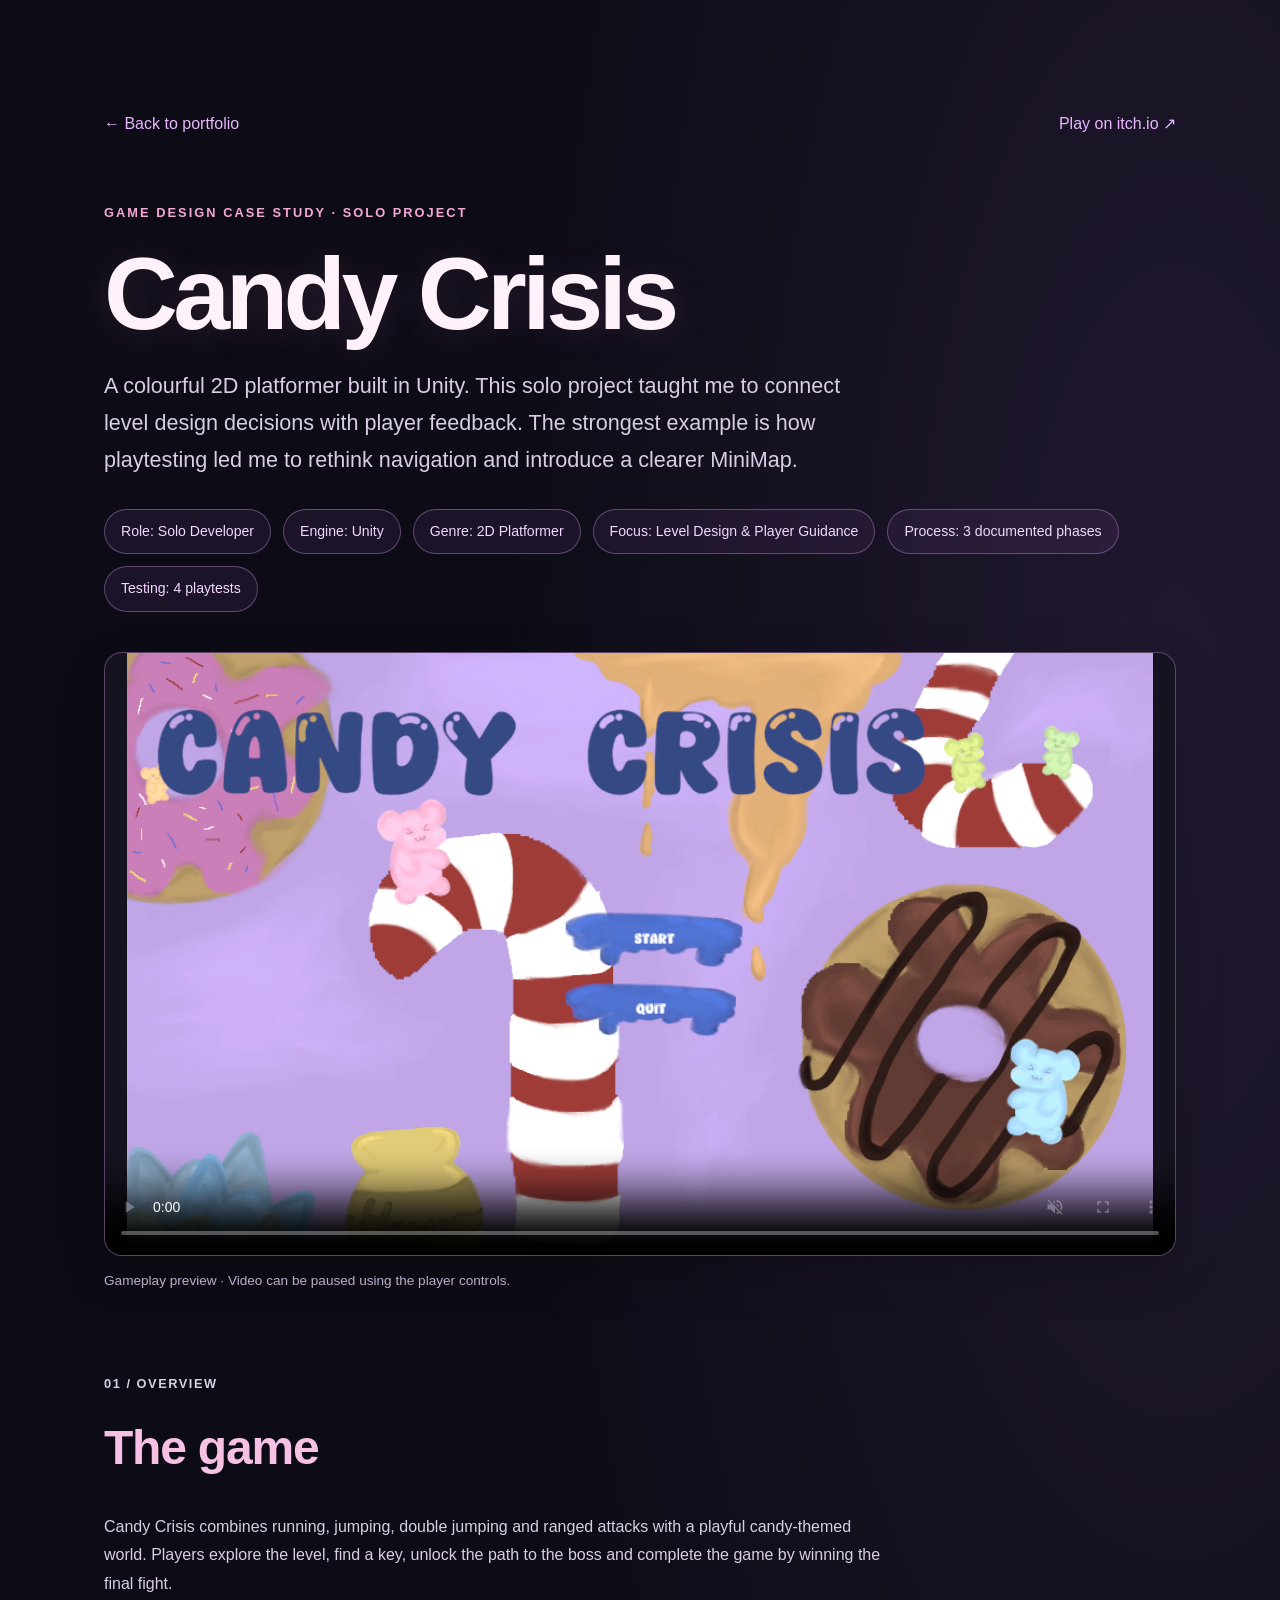
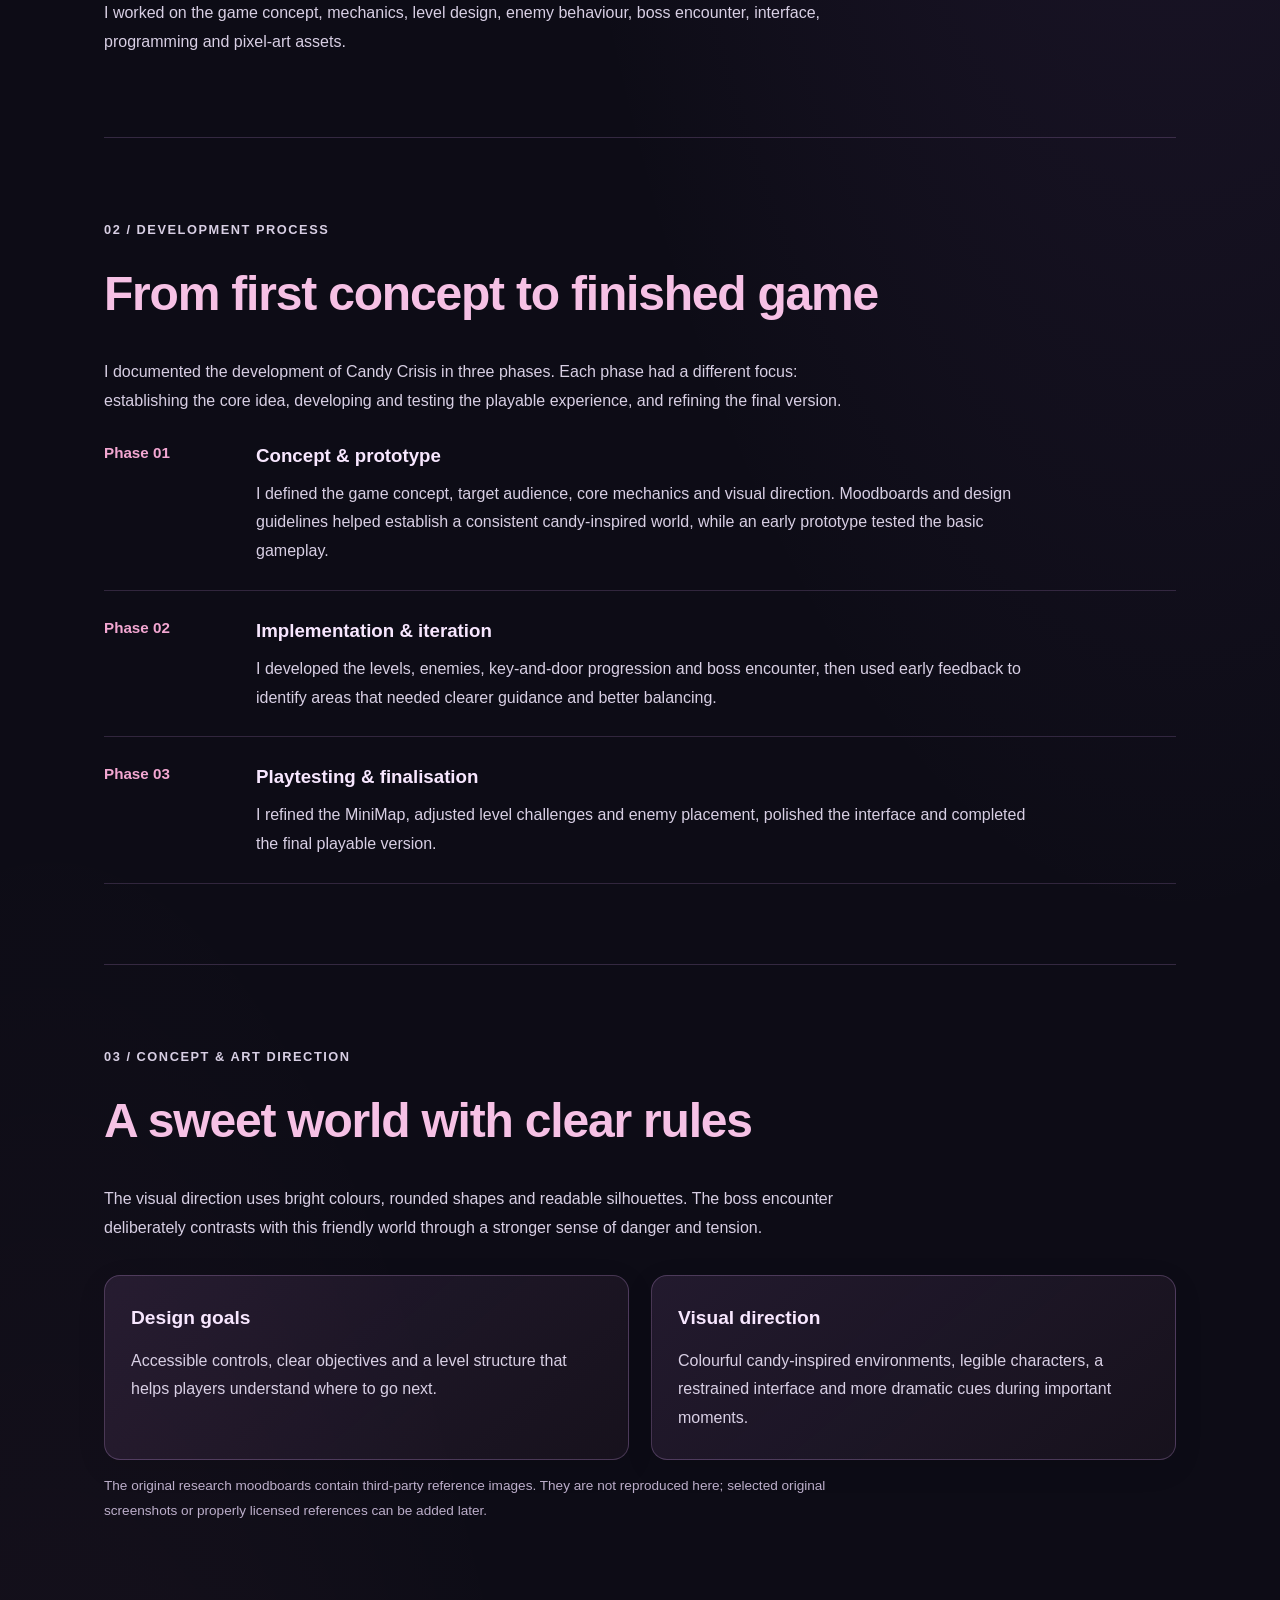
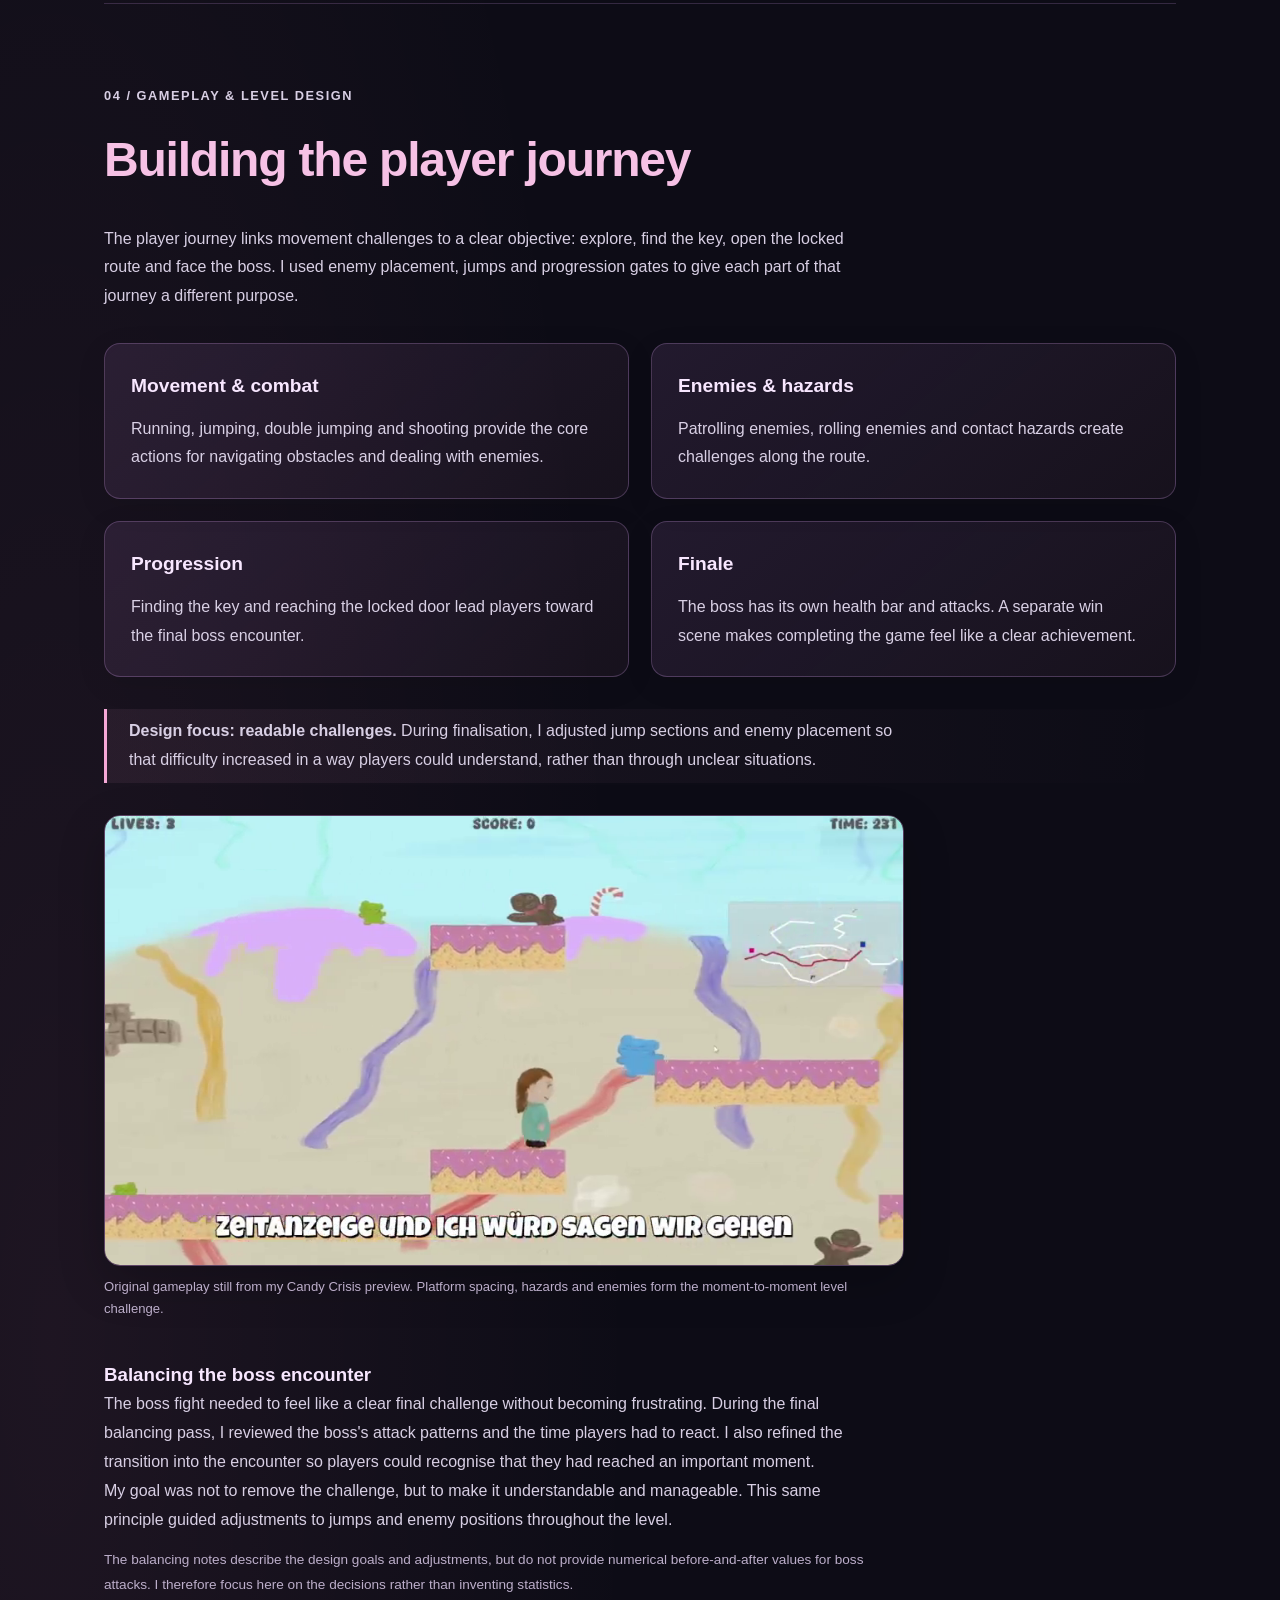
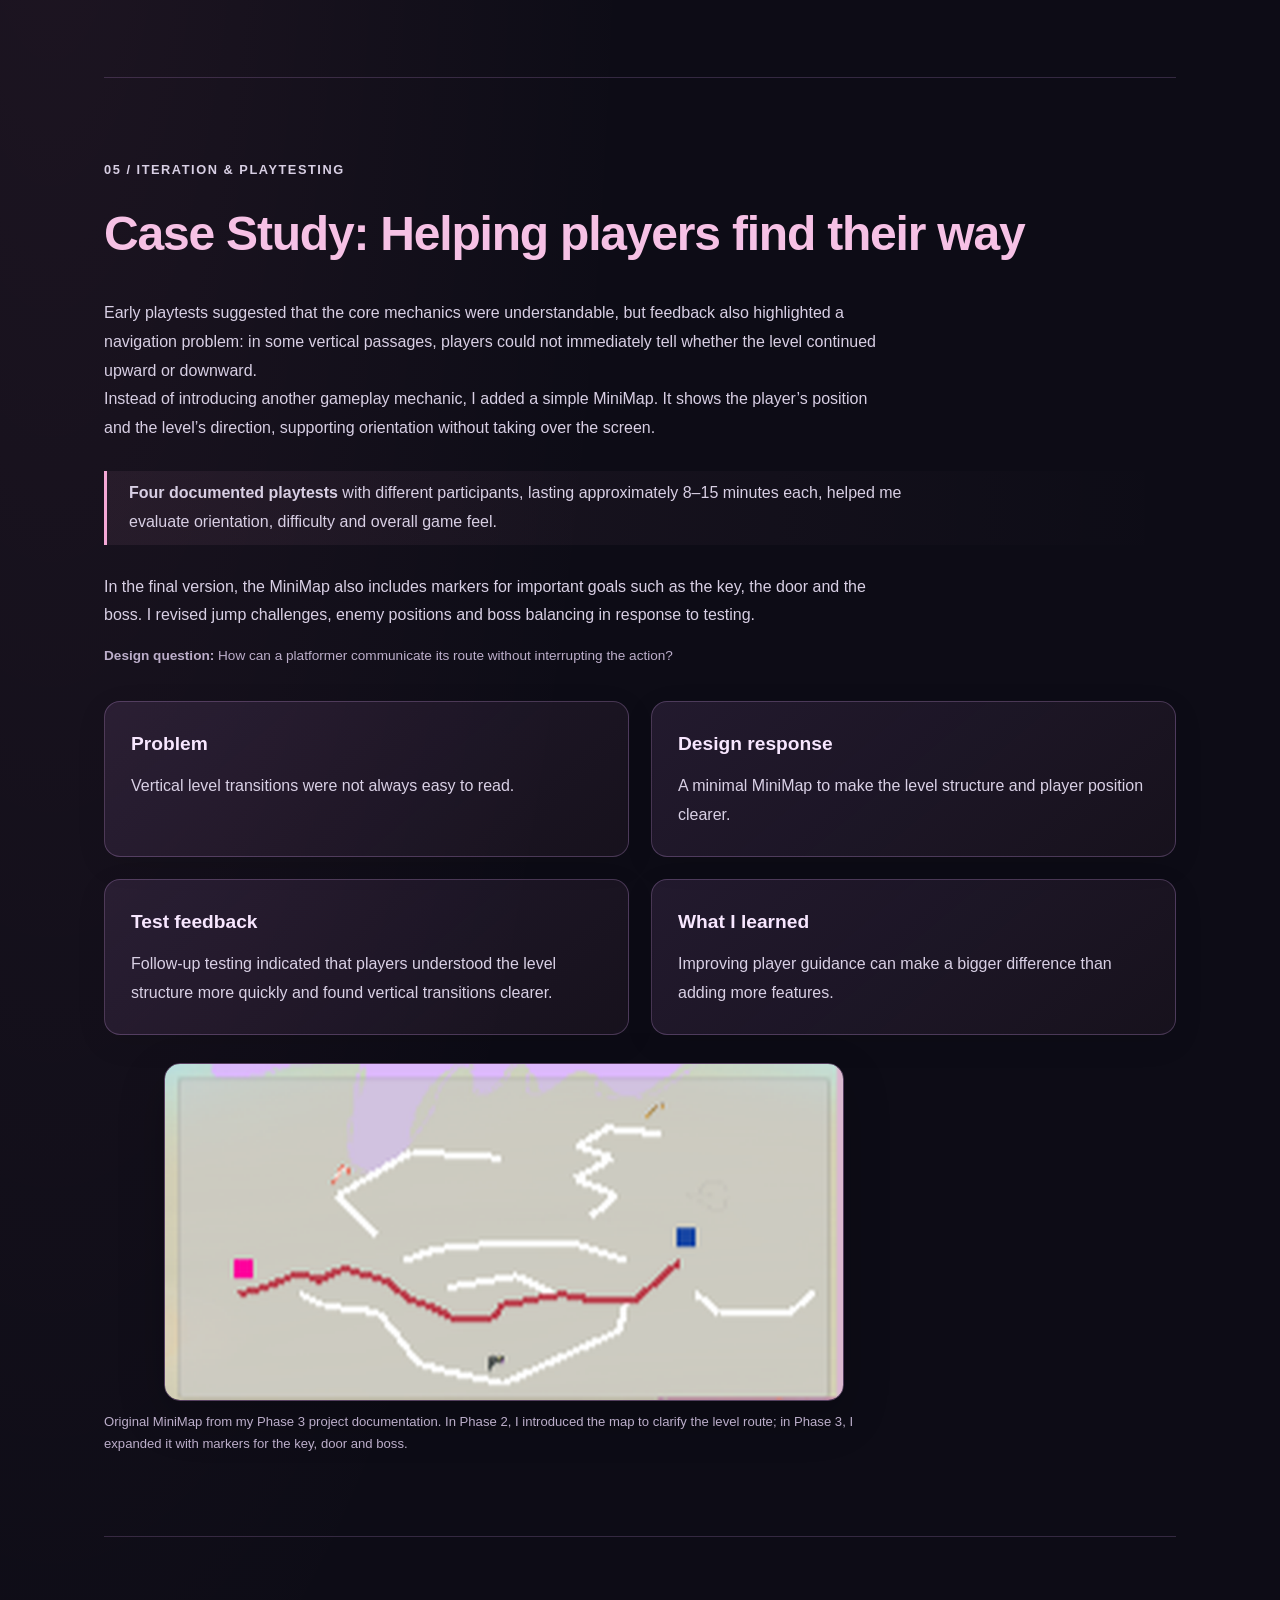
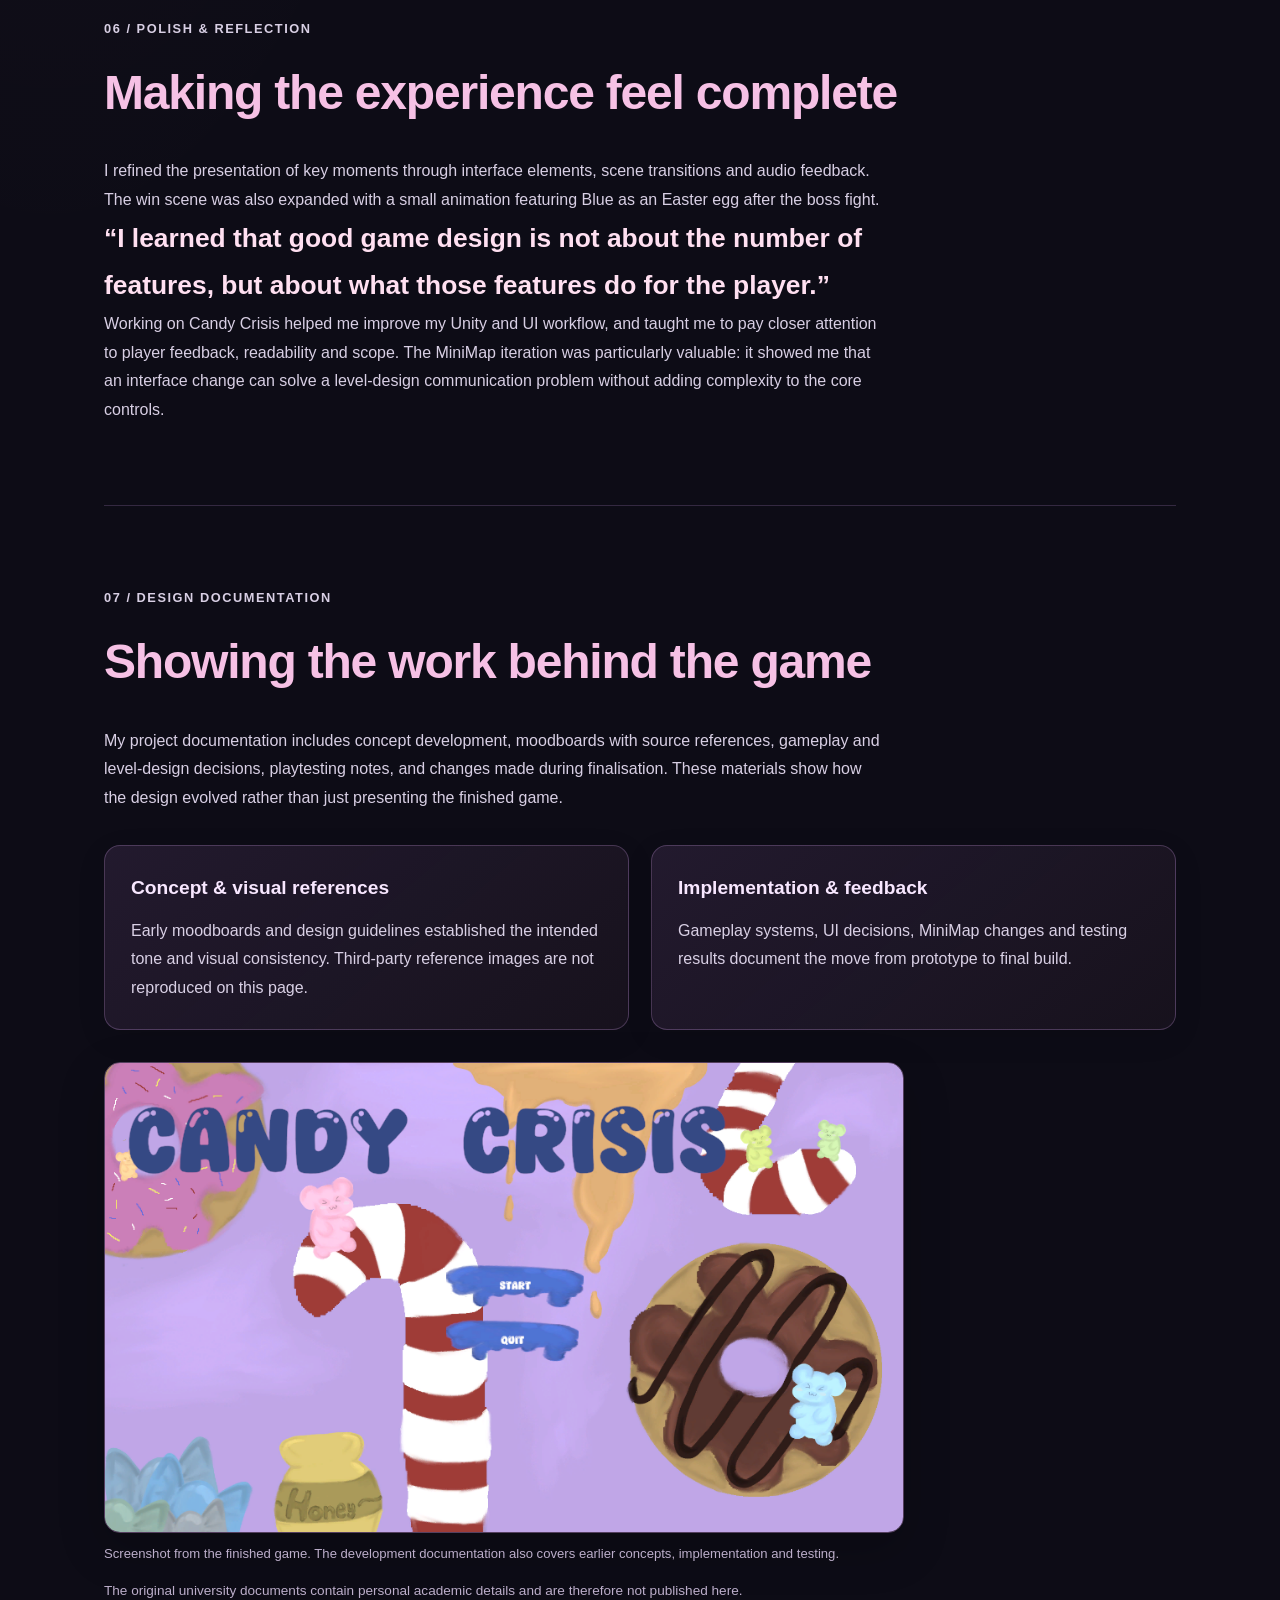
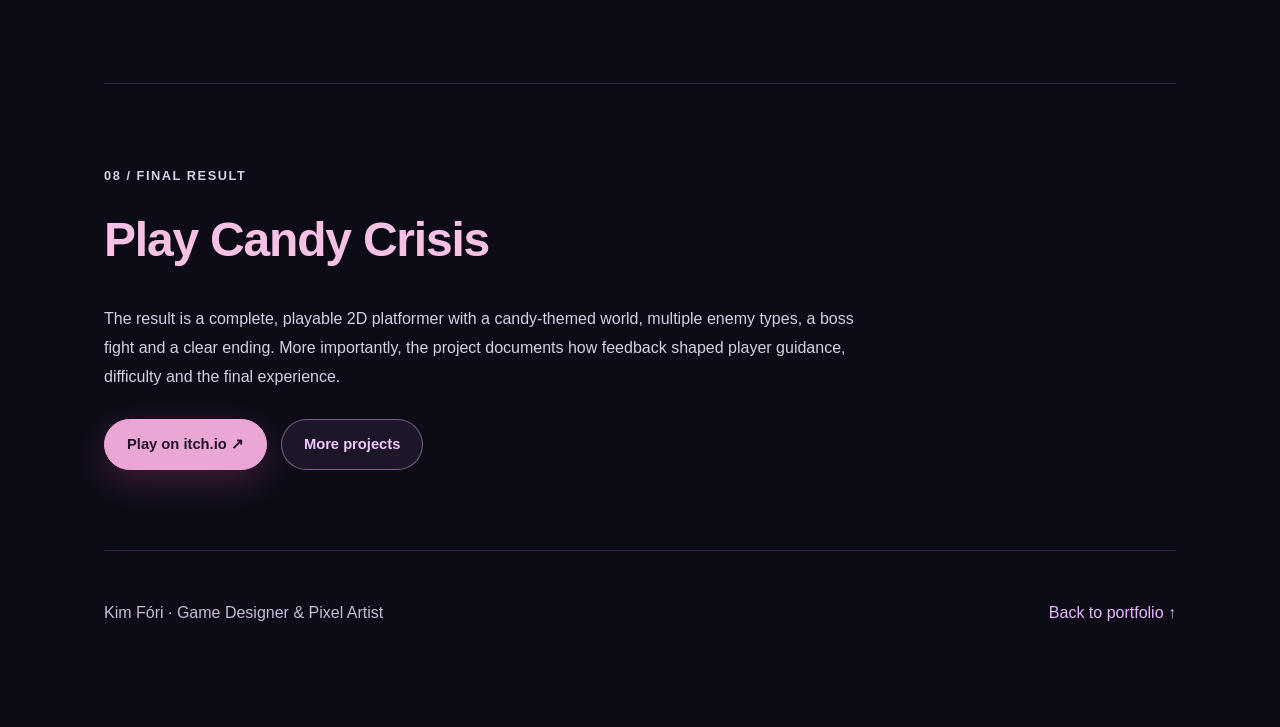
<file: candy-crisis.html>
<!DOCTYPE html>
<html lang="en">
<head>
  <meta charset="UTF-8">
  <meta name="viewport" content="width=device-width, initial-scale=1">
  <meta name="description" content="Candy Crisis: a solo-developed 2D platformer. Explore the game design process, iteration, playtesting and final result by Kim Fóri.">
  <title>Candy Crisis — Game Design Case Study | Kim Fóri</title>
  <link rel="stylesheet" href="style.css">
  <style>
    /* Scoped case-study styling; existing portfolio style.css remains unchanged. */
    .case-study{max-width:1120px;margin:0 auto;padding:110px 24px 100px}
    .case-top{display:flex;justify-content:space-between;gap:20px;align-items:center;flex-wrap:wrap;margin-bottom:65px}
    .case-back{color:inherit;text-decoration:none;opacity:.85}.case-back:hover{opacity:1}
    .case-eyebrow{text-transform:uppercase;letter-spacing:.16em;font-size:.8rem;opacity:.72;margin:0 0 18px}
    .case-title{font-size:clamp(3.2rem,8vw,6.5rem);line-height:1.02;margin:0 0 22px}
    .case-lead{font-size:clamp(1.08rem,2vw,1.35rem);max-width:760px;line-height:1.7;opacity:.85}
    .case-meta{display:flex;flex-wrap:wrap;gap:12px;margin:30px 0 40px}
    .case-meta span{padding:10px 16px;border:1px solid rgba(160,160,180,.3);border-radius:30px;font-size:.88rem}
    .case-media{border-radius:18px;overflow:hidden;border:1px solid rgba(160,160,180,.2);background:#15131f}
    .case-media video,.case-media img{display:block;width:100%;height:auto}
    .case-media video{aspect-ratio:16/9;object-fit:contain}
    .case-section{padding:80px 0;border-bottom:1px solid rgba(160,160,180,.2)}
    .case-section h2{font-size:clamp(1.9rem,4vw,3rem);margin:0 0 24px}
    .case-section p{max-width:780px;line-height:1.8;opacity:.86}
    .case-kicker{letter-spacing:.12em;text-transform:uppercase;font-size:.8rem;opacity:.65;margin-bottom:12px}
    .case-grid{display:grid;grid-template-columns:repeat(2,minmax(0,1fr));gap:22px;margin-top:32px}
    .case-panel{border:1px solid rgba(160,160,180,.24);border-radius:16px;padding:26px;background:rgba(150,140,180,.045)}
    .case-panel h3{margin:0 0 12px;font-size:1.2rem}.case-panel p{margin:0}
    .case-list{padding-left:22px;line-height:1.9;opacity:.86}
    .case-quote{font-size:clamp(1.2rem,2.5vw,1.65rem);line-height:1.5;max-width:850px}
    .case-actions{display:flex;flex-wrap:wrap;gap:14px;margin-top:28px}
    .case-note{font-size:.85rem;opacity:.68;line-height:1.6;margin-top:14px}
    .case-phase{display:grid;grid-template-columns:130px 1fr;gap:22px;padding:24px 0;border-bottom:1px solid rgba(160,160,180,.18)}
    .case-phase strong{color:#efb1e6;font-size:.95rem}.case-phase h3{margin:0 0 8px}.case-phase p{margin:0}
    .case-highlight{border-left:3px solid #e6a4dd;padding:8px 0 8px 22px;margin:28px 0}
    .case-highlight p{margin:0}.case-caption{font-size:.82rem;opacity:.7;margin:10px 0 0}
    .case-figure{margin:32px 0 0;max-width:800px}.case-figure img{width:100%;height:auto;display:block;border-radius:16px;border:1px solid rgba(160,160,180,.22)}
    .case-footer{padding:48px 0 0;display:flex;justify-content:space-between;flex-wrap:wrap;gap:16px;opacity:.8}
    @media(max-width:700px){.case-study{padding:45px 20px 70px}.case-grid{grid-template-columns:1fr}.case-section{padding:55px 0}.case-top{margin-bottom:45px}.case-phase{grid-template-columns:1fr;gap:8px}}
    @media(prefers-reduced-motion:reduce){.case-media video{display:none}.case-media{background:transparent url('images/candy-crisis.png') center/cover;aspect-ratio:16/9}}

    /* Candy-inspired colour refresh: layout and content remain unchanged. */
    body{background:radial-gradient(ellipse 75% 30% at 92% 8%,rgba(164,105,218,.13),transparent 70%),radial-gradient(ellipse 65% 35% at 4% 52%,rgba(255,142,194,.07),transparent 70%),#0d0c16;color:#f7f2fc}
    .case-study{color:#e6dfee}
    .case-back{color:#e8b7ff;opacity:1;transition:color .2s ease}
    .case-back:hover{color:#ffc0db}
    .case-eyebrow,.case-kicker{color:#f5a8d6;opacity:1;font-weight:700}
    .case-title{color:#fff1fa;letter-spacing:-.045em;text-shadow:0 3px 34px rgba(242,137,207,.15)}
    .case-lead{color:#d8cde5;opacity:1}
    .case-meta span{color:#f2d8ff;border-color:rgba(218,165,247,.36);background:rgba(183,111,219,.085)}
    .case-section{border-bottom-color:rgba(207,157,235,.2)}
    .case-section h2{color:#f6c1e5;letter-spacing:-.025em}
    .case-section p{color:#d8cfe4;opacity:1}
    .case-section h3{color:#f8e7ff}
    .case-panel{background:linear-gradient(140deg,rgba(193,130,222,.12),rgba(251,150,198,.045));border-color:rgba(214,165,238,.25);box-shadow:0 8px 30px rgba(0,0,0,.09)}
    .case-panel p{color:#d9d0e5}
    .case-phase{border-bottom-color:rgba(207,157,235,.18)}
    .case-phase strong{color:#f3a7d2}
    .case-list{color:#d9d0e5;opacity:1}
    .case-highlight{border-left-color:#f5a8d6;background:linear-gradient(90deg,rgba(243,160,209,.07),transparent)}
    .case-quote{color:#ffe0f1!important;font-weight:600}
    .case-note,.case-caption{color:#bcaeca!important;opacity:1}
    .case-media,.case-figure img{border-color:rgba(220,162,232,.35);box-shadow:0 16px 48px rgba(0,0,0,.2)}
    .case-actions .button{display:inline-flex;align-items:center;justify-content:center;min-height:46px;padding:12px 22px;border-radius:999px;text-decoration:none;font-weight:700;transition:transform .2s ease,background .2s ease}
    .case-actions .button:hover{transform:translateY(-2px)}
    .case-actions .button-primary{background:#eaa6d5;color:#211227;border:1px solid #eaa6d5}
    .case-actions .button-primary:hover{background:#ffc3e6;color:#211227}
    .case-actions .button-secondary{background:rgba(184,129,222,.09);color:#f0c8ff;border:1px solid rgba(219,162,240,.5)}
    .case-actions .button-secondary:hover{background:rgba(184,129,222,.2)}
    .case-footer{color:#c9bcd7;opacity:1}
    a:focus-visible{outline:3px solid #f3a7d2;outline-offset:4px}
    @media(prefers-reduced-motion:reduce){.case-back,.case-actions .button{transition:none}.case-actions .button:hover{transform:none}}
  </style>
</head>
<body>
  <main class="case-study">
    <nav class="case-top" aria-label="Project navigation">
      <a class="case-back" href="index.html#featured">← Back to portfolio</a>
      <a class="case-back" href="https://pikakimi30.itch.io/candy-crisis" target="_blank" rel="noopener noreferrer">Play on itch.io ↗</a>
    </nav>
    <header>
      <p class="case-eyebrow">Game Design Case Study · Solo Project</p>
      <h1 class="case-title">Candy Crisis</h1>
      <p class="case-lead">A colourful 2D platformer built in Unity. This solo project taught me to connect level design decisions with player feedback. The strongest example is how playtesting led me to rethink navigation and introduce a clearer MiniMap.</p>
      <div class="case-meta"><span>Role: Solo Developer</span><span>Engine: Unity</span><span>Genre: 2D Platformer</span><span>Focus: Level Design &amp; Player Guidance</span><span>Process: 3 documented phases</span><span>Testing: 4 playtests</span></div>
    </header>
    <div class="case-media">
      <video autoplay muted loop playsinline controls preload="metadata" poster="images/candy-crisis.png" aria-label="Candy Crisis gameplay preview">
        <source src="videos/candy-crisis-preview.mp4" type="video/mp4">
        Your browser does not support video playback.
      </video>
    </div>
    <p class="case-note">Gameplay preview · Video can be paused using the player controls.</p>

    <section class="case-section" aria-labelledby="overview">
      <p class="case-kicker">01 / Overview</p><h2 id="overview">The game</h2>
      <p>Candy Crisis combines running, jumping, double jumping and ranged attacks with a playful candy-themed world. Players explore the level, find a key, unlock the path to the boss and complete the game by winning the final fight.</p>
      <p>I worked on the game concept, mechanics, level design, enemy behaviour, boss encounter, interface, programming and pixel-art assets.</p>
    </section>

    <section class="case-section" aria-labelledby="process">
      <p class="case-kicker">02 / Development Process</p>
      <h2 id="process">From first concept to finished game</h2>
      <p>I documented the development of Candy Crisis in three phases. Each phase had a different focus: establishing the core idea, developing and testing the playable experience, and refining the final version.</p>
      <div class="case-phase"><strong>Phase 01</strong><div><h3>Concept &amp; prototype</h3><p>I defined the game concept, target audience, core mechanics and visual direction. Moodboards and design guidelines helped establish a consistent candy-inspired world, while an early prototype tested the basic gameplay.</p></div></div>
      <div class="case-phase"><strong>Phase 02</strong><div><h3>Implementation &amp; iteration</h3><p>I developed the levels, enemies, key-and-door progression and boss encounter, then used early feedback to identify areas that needed clearer guidance and better balancing.</p></div></div>
      <div class="case-phase"><strong>Phase 03</strong><div><h3>Playtesting &amp; finalisation</h3><p>I refined the MiniMap, adjusted level challenges and enemy placement, polished the interface and completed the final playable version.</p></div></div>
    </section>

    <section class="case-section" aria-labelledby="concept">
      <p class="case-kicker">03 / Concept &amp; Art Direction</p><h2 id="concept">A sweet world with clear rules</h2>
      <p>The visual direction uses bright colours, rounded shapes and readable silhouettes. The boss encounter deliberately contrasts with this friendly world through a stronger sense of danger and tension.</p>
      <div class="case-grid">
        <div class="case-panel"><h3>Design goals</h3><p>Accessible controls, clear objectives and a level structure that helps players understand where to go next.</p></div>
        <div class="case-panel"><h3>Visual direction</h3><p>Colourful candy-inspired environments, legible characters, a restrained interface and more dramatic cues during important moments.</p></div>
      </div>
      <p class="case-note">The original research moodboards contain third-party reference images. They are not reproduced here; selected original screenshots or properly licensed references can be added later.</p>
    </section>

    <section class="case-section" aria-labelledby="systems">
      <p class="case-kicker">04 / Gameplay &amp; Level Design</p><h2 id="systems">Building the player journey</h2>
      <p>The player journey links movement challenges to a clear objective: explore, find the key, open the locked route and face the boss. I used enemy placement, jumps and progression gates to give each part of that journey a different purpose.</p>
      <div class="case-grid">
        <div class="case-panel"><h3>Movement &amp; combat</h3><p>Running, jumping, double jumping and shooting provide the core actions for navigating obstacles and dealing with enemies.</p></div>
        <div class="case-panel"><h3>Enemies &amp; hazards</h3><p>Patrolling enemies, rolling enemies and contact hazards create challenges along the route.</p></div>
        <div class="case-panel"><h3>Progression</h3><p>Finding the key and reaching the locked door lead players toward the final boss encounter.</p></div>
        <div class="case-panel"><h3>Finale</h3><p>The boss has its own health bar and attacks. A separate win scene makes completing the game feel like a clear achievement.</p></div>
      </div>
      <div class="case-highlight" style="margin-top:32px"><p><strong>Design focus: readable challenges.</strong> During finalisation, I adjusted jump sections and enemy placement so that difficulty increased in a way players could understand, rather than through unclear situations.</p></div>
      <figure class="case-figure">
        <img src="images/candy-level-gameplay.png" alt="Original Candy Crisis gameplay showing platform placement, enemies and the MiniMap" loading="lazy">
        <figcaption class="case-caption">Original gameplay still from my Candy Crisis preview. Platform spacing, hazards and enemies form the moment-to-moment level challenge.</figcaption>
      </figure>
      <h3 style="margin-top:38px">Balancing the boss encounter</h3>
      <p>The boss fight needed to feel like a clear final challenge without becoming frustrating. During the final balancing pass, I reviewed the boss's attack patterns and the time players had to react. I also refined the transition into the encounter so players could recognise that they had reached an important moment.</p>
      <p>My goal was not to remove the challenge, but to make it understandable and manageable. This same principle guided adjustments to jumps and enemy positions throughout the level.</p>
      <p class="case-note">The balancing notes describe the design goals and adjustments, but do not provide numerical before-and-after values for boss attacks. I therefore focus here on the decisions rather than inventing statistics.</p>
    </section>

    <section class="case-section" aria-labelledby="iteration">
      <p class="case-kicker">05 / Iteration &amp; Playtesting</p><h2 id="iteration">Case Study: Helping players find their way</h2>
      <p>Early playtests suggested that the core mechanics were understandable, but feedback also highlighted a navigation problem: in some vertical passages, players could not immediately tell whether the level continued upward or downward.</p>
      <p>Instead of introducing another gameplay mechanic, I added a simple MiniMap. It shows the player’s position and the level’s direction, supporting orientation without taking over the screen.</p>
      <div class="case-highlight"><p><strong>Four documented playtests</strong> with different participants, lasting approximately 8–15 minutes each, helped me evaluate orientation, difficulty and overall game feel.</p></div>
      <p>In the final version, the MiniMap also includes markers for important goals such as the key, the door and the boss. I revised jump challenges, enemy positions and boss balancing in response to testing.</p>
      <p class="case-note"><strong>Design question:</strong> How can a platformer communicate its route without interrupting the action?</p>
      <div class="case-grid">
        <div class="case-panel"><h3>Problem</h3><p>Vertical level transitions were not always easy to read.</p></div>
        <div class="case-panel"><h3>Design response</h3><p>A minimal MiniMap to make the level structure and player position clearer.</p></div>
        <div class="case-panel"><h3>Test feedback</h3><p>Follow-up testing indicated that players understood the level structure more quickly and found vertical transitions clearer.</p></div>
        <div class="case-panel"><h3>What I learned</h3><p>Improving player guidance can make a bigger difference than adding more features.</p></div>
      </div>
      <figure class="case-figure" style="margin-top: 28px;">
        <img src="images/candy-minimap-phase3.png" alt="Original MiniMap from the finalisation phase of Candy Crisis, showing the level route and gameplay markers" loading="lazy" style="width: min(100%, 680px); height: auto; margin-inline: auto; image-rendering: auto;">
        <figcaption class="case-caption">Original MiniMap from my Phase 3 project documentation. In Phase 2, I introduced the map to clarify the level route; in Phase 3, I expanded it with markers for the key, door and boss.</figcaption>
      </figure>
    </section>

    <section class="case-section" aria-labelledby="polish">
      <p class="case-kicker">06 / Polish &amp; Reflection</p><h2 id="polish">Making the experience feel complete</h2>
      <p>I refined the presentation of key moments through interface elements, scene transitions and audio feedback. The win scene was also expanded with a small animation featuring Blue as an Easter egg after the boss fight.</p>
      <p class="case-quote">“I learned that good game design is not about the number of features, but about what those features do for the player.”</p>
      <p>Working on Candy Crisis helped me improve my Unity and UI workflow, and taught me to pay closer attention to player feedback, readability and scope. The MiniMap iteration was particularly valuable: it showed me that an interface change can solve a level-design communication problem without adding complexity to the core controls.</p>
    </section>

    <section class="case-section" aria-labelledby="documentation">
      <p class="case-kicker">07 / Design Documentation</p>
      <h2 id="documentation">Showing the work behind the game</h2>
      <p>My project documentation includes concept development, moodboards with source references, gameplay and level-design decisions, playtesting notes, and changes made during finalisation. These materials show how the design evolved rather than just presenting the finished game.</p>
      <div class="case-grid">
        <div class="case-panel"><h3>Concept &amp; visual references</h3><p>Early moodboards and design guidelines established the intended tone and visual consistency. Third-party reference images are not reproduced on this page.</p></div>
        <div class="case-panel"><h3>Implementation &amp; feedback</h3><p>Gameplay systems, UI decisions, MiniMap changes and testing results document the move from prototype to final build.</p></div>
      </div>
      <figure class="case-figure"><img src="images/candy-crisis.png" alt="Candy Crisis gameplay screenshot showing the final game's visual style" loading="lazy"><figcaption class="case-caption">Screenshot from the finished game. The development documentation also covers earlier concepts, implementation and testing.</figcaption></figure>
      <p class="case-note">The original university documents contain personal academic details and are therefore not published here.</p>
    </section>

    <section class="case-section" aria-labelledby="result">
      <p class="case-kicker">08 / Final Result</p><h2 id="result">Play Candy Crisis</h2>
      <p>The result is a complete, playable 2D platformer with a candy-themed world, multiple enemy types, a boss fight and a clear ending. More importantly, the project documents how feedback shaped player guidance, difficulty and the final experience.</p>
      <div class="case-actions">
        <a class="button button-primary" href="https://pikakimi30.itch.io/candy-crisis" target="_blank" rel="noopener noreferrer">Play on itch.io ↗</a>
        <a class="button button-secondary" href="index.html#projects">More projects</a>
      </div>
    </section>
    <footer class="case-footer"><span>Kim Fóri · Game Designer &amp; Pixel Artist</span><a class="case-back" href="index.html">Back to portfolio ↑</a></footer>
  </main>
</body>
</html>
</file>
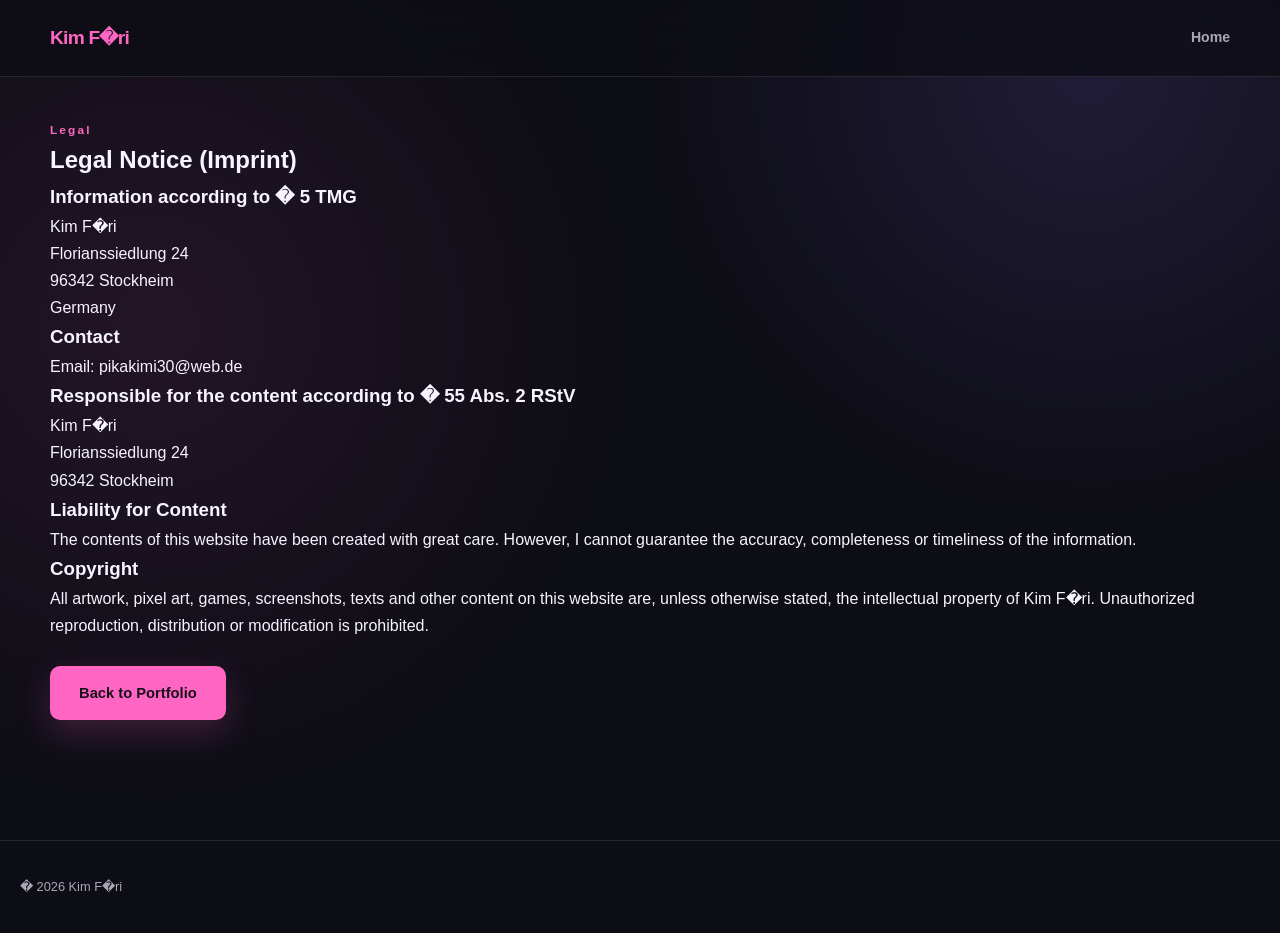
<file: impressum.html>
<!DOCTYPE html>
<html lang="en">

<head>

    <meta charset="UTF-8">

    <meta name="viewport"
          content="width=device-width, initial-scale=1.0">

    <title>Legal Notice | Kim F�ri</title>

    <link rel="stylesheet" href="style.css">

</head>

<body>

    <header class="header">

        <div class="header-inner">

            <a href="index.html" class="logo">
                Kim F�ri
            </a>

            <nav class="navigation">

                <a href="index.html">Home</a>

            </nav>

        </div>

    </header>

    <main>

        <section class="section">

            <div class="contact-box">

                <p class="section-number">
                    Legal
                </p>

                <h2>
                    Legal Notice (Imprint)
                </h2>

                <h3>Information according to � 5 TMG</h3>

                <p>

                    Kim F�ri<br>
                    Florianssiedlung 24<br>
                    96342 Stockheim<br>
                    Germany

                </p>

                <h3>Contact</h3>

                <p>

                    Email:
                    <a href="mailto:pikakimi30@web.de">
                        pikakimi30@web.de
                    </a>

                </p>

                <h3>Responsible for the content according to � 55 Abs. 2 RStV</h3>

                <p>

                    Kim F�ri<br>
                    Florianssiedlung 24<br>
                    96342 Stockheim

                </p>

                <h3>Liability for Content</h3>

                <p>

                    The contents of this website have been created with great care.
                    However, I cannot guarantee the accuracy,
                    completeness or timeliness of the information.

                </p>

                <h3>Copyright</h3>

                <p>

                    All artwork, pixel art, games, screenshots,
                    texts and other content on this website are,
                    unless otherwise stated,
                    the intellectual property of Kim F�ri.

                    Unauthorized reproduction,
                    distribution or modification is prohibited.

                </p>

                <br>

                <a href="index.html" class="button button-primary">
                    Back to Portfolio
                </a>

            </div>

        </section>

    </main>

    <footer class="footer">

        <p>

            � <span id="current-year"></span>
            Kim F�ri

        </p>

    </footer>

    <script src="script.js"></script>

</body>

</html>
</file>
<file: style.css>
/* =========================================================
   ROOT VARIABLES
========================================================= */

:root {
    --background: #0d0d15;
    --background-soft: #13131e;
    --background-card: #181824;
    --background-card-hover: #1d1d2b;
    --text: #f7f4ff;
    --text-muted: #aaa6b8;
    --text-dark: #161019;
    --accent: #ff65c3;
    --accent-light: #ff9bd8;
    --accent-purple: #8c72ff;
    --border: rgba(255, 255, 255, 0.1);
    --border-accent: rgba(255, 101, 195, 0.42);
    --shadow-small: 0 12px 35px rgba(0, 0, 0, 0.22);
    --shadow-large: 0 30px 80px rgba(0, 0, 0, 0.35);
    --content-width: 1180px;
    --header-height: 76px;
    --radius-small: 10px;
    --radius-medium: 18px;
    --radius-large: 26px;
}

/* =========================================================
   RESET
========================================================= */

* {
    box-sizing: border-box;
    margin: 0;
    padding: 0;
}

html {
    scroll-behavior: smooth;
    scroll-padding-top: var(--header-height);
}

body {
    min-width: 320px;
    color: var(--text);
    background:
        radial-gradient(
            circle at 85% 8%,
            rgba(140, 114, 255, 0.15),
            transparent 28rem
        ),
        radial-gradient(
            circle at 12% 35%,
            rgba(255, 101, 195, 0.09),
            transparent 30rem
        ),
        var(--background);

    font-family: Inter, Arial, Helvetica, sans-serif;
    line-height: 1.7;
    overflow-x: hidden;
}

body.menu-open {
    overflow: hidden;
}

a {
    color: inherit;
    text-decoration: none;
}

img {
    display: block;
    max-width: 100%;
}

button {
    color: inherit;
    font: inherit;
}

ul {
    list-style: none;
}

a,
button {
    -webkit-tap-highlight-color: transparent;
}

/* =========================================================
   GENERAL UTILITIES
========================================================= */

.section {
    width: min(calc(100% - 40px), var(--content-width));
    margin: 0 auto;
    padding: 120px 0;
}

.section-heading {
    display: grid;
    grid-template-columns: 180px 1fr;
    align-items: start;
    gap: 35px;
    margin-bottom: 52px;
}

.section-heading > div {
    padding-top: 8px;
}

.section-number {
    color: var(--accent);
    font-size: 0.74rem;
    font-weight: 800;
    letter-spacing: 0.18em;
}

.section-label {
    margin-top: 4px;
    color: var(--text-muted);
    font-size: 0.76rem;
    font-weight: 700;
    letter-spacing: 0.12em;
    text-transform: uppercase;
}

.section-heading h2 {
    max-width: 850px;
    font-size: clamp(2.5rem, 6vw, 5rem);
    line-height: 1;
    letter-spacing: -0.055em;
}

.section-description {
    max-width: 720px;
    margin-top: -20px;
    margin-bottom: 46px;
    margin-left: 215px;
    color: var(--text-muted);
    font-size: 1.02rem;
}

/* =========================================================
   HEADER
========================================================= */

.header {
    position: fixed;
    z-index: 1000;
    top: 0;
    left: 0;
    width: 100%;
    border-bottom: 1px solid var(--border);
    background-color: rgba(13, 13, 21, 0.78);
    backdrop-filter: blur(18px);

    transition:
        background-color 0.25s ease,
        box-shadow 0.25s ease,
        border-color 0.25s ease;
}

.header-scrolled {
    border-bottom-color: rgba(255, 101, 195, 0.17);
    background-color: rgba(13, 13, 21, 0.95);
    box-shadow: 0 14px 35px rgba(0, 0, 0, 0.26);
}

.header-inner {
    display: flex;
    align-items: center;
    justify-content: space-between;

    width: min(calc(100% - 40px), var(--content-width));
    height: var(--header-height);
    margin: 0 auto;
}

.logo {
    position: relative;
    z-index: 1002;
    color: var(--accent);
    font-size: 1.2rem;
    font-weight: 900;
    letter-spacing: -0.04em;

    transition:
        color 0.2s ease,
        transform 0.2s ease;
}

.logo:hover {
    color: var(--accent-light);
    transform: translateY(-2px);
}

.navigation {
    display: flex;
    align-items: center;
    gap: 30px;
}

.navigation a {
    position: relative;
    color: var(--text-muted);
    font-size: 0.88rem;
    font-weight: 700;
    transition: color 0.2s ease;
}

.navigation a::after {
    position: absolute;
    bottom: -8px;
    left: 0;
    width: 0;
    height: 2px;
    background-color: var(--accent);
    content: "";
    transition: width 0.22s ease;
}

.navigation a:hover,
.navigation a.active {
    color: var(--text);
}

.navigation a:hover::after,
.navigation a.active::after {
    width: 100%;
}

/* =========================================================
   MOBILE MENU BUTTON
========================================================= */

.menu-button {
    position: relative;
    z-index: 1002;
    display: none;
    width: 42px;
    height: 42px;
    padding: 0;
    border: 1px solid var(--border);
    border-radius: var(--radius-small);
    background-color: rgba(255, 255, 255, 0.03);
    cursor: pointer;
}

.menu-button span {
    position: absolute;
    left: 10px;
    width: 20px;
    height: 2px;
    border-radius: 10px;
    background-color: var(--text);

    transition:
        top 0.25s ease,
        transform 0.25s ease,
        opacity 0.25s ease;
}

.menu-button span:nth-child(1) {
    top: 12px;
}

.menu-button span:nth-child(2) {
    top: 19px;
}

.menu-button span:nth-child(3) {
    top: 26px;
}

.menu-button.active span:nth-child(1) {
    top: 19px;
    transform: rotate(45deg);
}

.menu-button.active span:nth-child(2) {
    opacity: 0;
}

.menu-button.active span:nth-child(3) {
    top: 19px;
    transform: rotate(-45deg);
}

/* =========================================================
   HERO
========================================================= */

.hero {
    position: relative;
    display: grid;
    min-height: 100vh;
    place-items: center;
    padding: 130px 24px 90px;
    overflow: hidden;
    text-align: center;
}

.hero::before {
    position: absolute;
    inset: 0;
    opacity: 0.22;

    background-image:
        linear-gradient(
            rgba(255, 255, 255, 0.05) 1px,
            transparent 1px
        ),
        linear-gradient(
            90deg,
            rgba(255, 255, 255, 0.05) 1px,
            transparent 1px
        );

    background-size: 44px 44px;
    content: "";
    mask-image: linear-gradient(to bottom, black, transparent 88%);
}

.hero::after {
    position: absolute;
    top: 20%;
    left: 50%;
    width: 580px;
    height: 580px;
    border-radius: 50%;
    background-color: rgba(255, 101, 195, 0.08);
    content: "";
    filter: blur(110px);
    transform: translateX(-50%);
    pointer-events: none;
}

.hero-content {
    position: relative;
    z-index: 2;
    max-width: 980px;
}

.eyebrow {
    color: var(--accent);
    font-size: 0.73rem;
    font-weight: 800;
    letter-spacing: 0.2em;
    text-transform: uppercase;
}

.eyebrow span {
    display: inline-block;
    margin: 0 10px;
    color: var(--accent-purple);
}

.hero-title {
    margin-top: 22px;
    font-size: clamp(3.7rem, 10vw, 8rem);
    line-height: 0.94;
    letter-spacing: -0.075em;
}

.hero-title span {
    display: block;
    color: var(--accent);
}

.hero-description {
    max-width: 720px;
    margin: 32px auto 0;
    color: var(--text-muted);
    font-size: clamp(1rem, 2vw, 1.26rem);
}

.hero-buttons {
    display: flex;
    flex-wrap: wrap;
    justify-content: center;
    gap: 14px;
    margin-top: 40px;
}

/* =========================================================
   BUTTONS
========================================================= */

.button {
    display: inline-flex;
    align-items: center;
    justify-content: center;
    min-height: 54px;
    padding: 0 27px;
    border: 2px solid var(--accent);
    border-radius: var(--radius-small);
    font-size: 0.92rem;
    font-weight: 800;

    transition:
        color 0.2s ease,
        transform 0.2s ease,
        background-color 0.2s ease,
        box-shadow 0.2s ease;
}

.button:hover {
    transform: translateY(-3px);
}

.button-primary {
    color: var(--text-dark);
    background-color: var(--accent);
    box-shadow: 0 12px 35px rgba(255, 101, 195, 0.2);
}

.button-primary:hover {
    background-color: var(--accent-light);
    box-shadow: 0 16px 42px rgba(255, 101, 195, 0.3);
}

.button-secondary {
    color: var(--accent);
    background-color: rgba(255, 255, 255, 0.025);
}

.button-secondary:hover {
    color: var(--accent-light);
    background-color: rgba(255, 101, 195, 0.08);
}

.button-text {
    border-color: transparent;
    color: var(--text-muted);
    background-color: transparent;
}

.button-text:hover {
    color: var(--text);
    background-color: rgba(255, 255, 255, 0.03);
}

.button-text span {
    margin-left: 6px;
    transition: transform 0.2s ease;
}

.button-text:hover span {
    transform: translateX(4px);
}


/* =========================================================
   SCROLL INDICATOR
========================================================= */

.scroll-indicator {
    position: absolute;
    z-index: 3;
    bottom: 30px;
    left: 50%;
    width: 27px;
    height: 44px;
    border: 2px solid var(--accent);
    border-radius: 20px;
    transform: translateX(-50%);
}

.scroll-indicator > span {
    position: absolute;
    top: 8px;
    left: 50%;
    width: 4px;
    height: 8px;
    border-radius: 10px;
    background-color: var(--accent);
    animation: scroll-dot 1.8s infinite;
    transform: translateX(-50%);
}

@keyframes scroll-dot {
    0% {
        opacity: 0;
        transform: translate(-50%, 0);
    }

    30% {
        opacity: 1;
    }

    100% {
        opacity: 0;
        transform: translate(-50%, 15px);
    }
}

/* =========================================================
   DECORATIVE PIXELS
========================================================= */

.hero-background {
    position: absolute;
    inset: 0;
    pointer-events: none;
}

.pixel {
    position: absolute;
    width: 7px;
    height: 7px;
    background-color: var(--accent);
    box-shadow: 0 0 18px rgba(255, 101, 195, 0.8);
    animation: float-pixel 5s ease-in-out infinite;
}

.pixel-one {
    top: 24%;
    left: 14%;
}

.pixel-two {
    top: 18%;
    right: 18%;
    animation-delay: 1s;
}

.pixel-three {
    right: 13%;
    bottom: 27%;
    animation-delay: 2s;
}

.pixel-four {
    bottom: 23%;
    left: 20%;
    animation-delay: 1.4s;
}

.pixel-five {
    top: 44%;
    right: 30%;
    width: 5px;
    height: 5px;
    animation-delay: 0.5s;
}

@keyframes float-pixel {
    0%,
    100% {
        opacity: 0.35;
        transform: translateY(0) rotate(0deg);
    }

    50% {
        opacity: 1;
        transform: translateY(-18px) rotate(90deg);
    }
}

/* =========================================================
   MOUSE GLOW
========================================================= */

.mouse-glow {
    position: fixed;
    z-index: -1;
    top: 0;
    left: 0;
    width: 360px;
    height: 360px;
    border-radius: 50%;
    background-color: rgba(255, 101, 195, 0.07);
    filter: blur(80px);
    pointer-events: none;
    transform: translate(-50%, -50%);
}

/* =========================================================
   FEATURED PROJECT
========================================================= */

.featured-section {
    padding-top: 140px;
}

.featured-project {
    display: grid;
    grid-template-columns: 1.3fr 1fr;
    overflow: hidden;
    border: 1px solid var(--border);
    border-radius: var(--radius-large);
    background-color: var(--background-card);
    box-shadow: var(--shadow-large);
}

.featured-image {
    position: relative;
    display: flex;
    align-items: center;
    justify-content: center;
    min-height: 560px;
    padding: 30px;
    overflow: hidden;
    background: #11111a;
}

.featured-image img {
    width: 100%;
    height: auto;
    object-fit: contain;

    transition:
        transform 0.6s ease,
        filter 0.6s ease;
}

.featured-image::after {
    position: absolute;
    inset: 0;

    background:
        linear-gradient(
            to top,
            rgba(0, 0, 0, 0.38),
            transparent 55%
        );

    content: "";
    pointer-events: none;
}

.featured-image:hover img {
    transform: scale(1.04);
}

.featured-content {
    display: flex;
    align-items: flex-start;
    justify-content: center;
    flex-direction: column;
    padding: clamp(38px, 5vw, 68px);
}

.project-role {
    color: var(--accent);
    font-size: 0.7rem;
    font-weight: 800;
    letter-spacing: 0.15em;
    text-transform: uppercase;
}

.featured-content h3 {
    margin: 12px 0 20px;
    font-size: clamp(2rem, 4vw, 3.3rem);
    line-height: 1.08;
    letter-spacing: -0.045em;
}

.featured-content > p:not(.project-role) {
    color: var(--text-muted);
}

.featured-content > p + p {
    margin-top: 14px;
}

.project-details {
    display: grid;
    grid-template-columns: repeat(2, 1fr);
    gap: 20px;
    width: 100%;
    margin-top: 30px;
    padding: 24px 0;
    border-top: 1px solid var(--border);
    border-bottom: 1px solid var(--border);
}

.project-details div {
    display: flex;
    flex-direction: column;
}

.project-details span {
    color: var(--text-muted);
    font-size: 0.72rem;
    font-weight: 700;
    letter-spacing: 0.1em;
    text-transform: uppercase;
}

.project-details strong {
    margin-top: 3px;
    font-size: 0.96rem;
}

/* =========================================================
   PROJECT BADGES AND IMAGE ACTIONS
========================================================= */

.project-badge {
    position: absolute;
    z-index: 3;
    top: 18px;
    left: 18px;
    padding: 7px 12px;
    border: 1px solid rgba(255, 255, 255, 0.3);
    border-radius: 999px;
    color: #ffffff;
    background-color: rgba(0, 0, 0, 0.65);
    font-size: 0.67rem;
    font-weight: 800;
    letter-spacing: 0.14em;
    text-transform: uppercase;
    backdrop-filter: blur(7px);
}

.image-action {
    position: absolute;
    z-index: 3;
    right: 18px;
    bottom: 18px;
    display: inline-flex;
    align-items: center;
    gap: 5px;
    padding: 9px 13px;
    border: 1px solid rgba(255, 255, 255, 0.24);
    border-radius: 999px;
    color: var(--text);
    background-color: rgba(0, 0, 0, 0.62);
    font-size: 0.76rem;
    font-weight: 800;
    backdrop-filter: blur(7px);

    transition:
        background-color 0.2s ease,
        transform 0.2s ease;
}

.featured-image:hover .image-action,
.project-image:hover .image-action {
    background-color: rgba(255, 101, 195, 0.82);
    transform: translateY(-3px);
}

/* =========================================================
   TAGS AND PROJECT LINKS
========================================================= */

.project-tags {
    display: flex;
    flex-wrap: wrap;
    gap: 8px;
    margin: 26px 0;
}

.project-tags li {
    padding: 6px 10px;
    border: 1px solid var(--border);
    border-radius: 999px;
    color: var(--text-muted);
    background-color: rgba(255, 255, 255, 0.025);
    font-size: 0.72rem;
}

.project-link {
    display: inline-flex;
    align-items: center;
    gap: 5px;
    color: var(--accent);
    font-weight: 800;
}

.project-link span {
    display: inline-block;
    transition: transform 0.2s ease;
}

.project-link:hover {
    color: var(--accent-light);
}

.project-link:hover span {
    transform: translate(3px, -3px);
}

/* =========================================================
   ABOUT
========================================================= */

.about-layout {
    display: grid;
    grid-template-columns: 1.35fr 0.8fr;
    align-items: center;
    gap: 80px;
}

.about-text {
    color: var(--text-muted);
}

.about-text p + p {
    margin-top: 18px;
}

.about-introduction {
    color: var(--text);
    font-size: clamp(1.6rem, 3.2vw, 2.4rem);
    font-weight: 800;
    line-height: 1.35;
    letter-spacing: -0.03em;
}

.about-buttons {
    display: flex;
    flex-wrap: wrap;
    gap: 14px;
    margin-top: 32px;
}

.profile-card {
    padding: 18px;
    border: 1px solid var(--border);
    border-radius: var(--radius-medium);
    background-color: var(--background-card);
    box-shadow: var(--shadow-large);
    transform: rotate(2deg);

    transition:
        border-color 0.3s ease,
        transform 0.3s ease;
}

.profile-card:hover {
    border-color: var(--border-accent);
    transform: rotate(0deg) translateY(-5px);
}

.profile-image {
    position: relative;
    min-height: 360px;
    overflow: hidden;
    border-radius: 13px;
    background-color: #11111a;
}

.profile-image img {
    width: 100%;
    height: 100%;
    min-height: 360px;
    object-fit: cover;
    object-position: center top;
    transition: transform 0.45s ease;
}

.profile-card:hover .profile-image img {
    transform: scale(1.04);
}

.profile-card figcaption {
    display: flex;
    flex-direction: column;
    padding-top: 16px;
}

.profile-card figcaption strong {
    font-size: 1.17rem;
}

.profile-card figcaption span {
    color: var(--text-muted);
    font-size: 0.88rem;
}

/* =========================================================
   INKTOBER 2026
========================================================= */

.inktober-section {
    position: relative;
}

.inktober-section::before {
    position: absolute;
    top: 160px;
    left: -180px;
    width: 360px;
    height: 360px;
    border-radius: 50%;
    background-color: rgba(255, 101, 195, 0.06);
    content: "";
    filter: blur(100px);
    pointer-events: none;
}

.inktober-intro {
    display: grid;
    grid-template-columns: 1.25fr 0.75fr;
    gap: 60px;
    margin-bottom: 65px;
    padding: 38px;
    border: 1px solid var(--border);
    border-radius: var(--radius-medium);

    background:
        linear-gradient(
            145deg,
            rgba(255, 101, 195, 0.045),
            rgba(140, 114, 255, 0.04)
        ),
        var(--background-card);

    box-shadow: var(--shadow-small);
}

.inktober-intro-text {
    color: var(--text-muted);
    font-size: 1rem;
}

.inktober-intro-text p + p {
    margin-top: 18px;
}

.inktober-facts {
    display: grid;
    grid-template-columns: repeat(2, 1fr);
    gap: 12px;
}

.inktober-fact {
    display: flex;
    flex-direction: column;
    justify-content: center;
    min-height: 100px;
    padding: 18px;
    border: 1px solid var(--border);
    border-radius: var(--radius-small);
    background-color: rgba(255, 255, 255, 0.025);
}

.inktober-fact span {
    margin-bottom: 4px;
    color: var(--text-muted);
    font-size: 0.67rem;
    font-weight: 800;
    letter-spacing: 0.11em;
    text-transform: uppercase;
}

.inktober-fact strong {
    color: var(--text);
    font-size: 0.94rem;
}

.inktober-gallery {
    display: grid;
    grid-template-columns: repeat(2, minmax(0, 1fr));
    gap: 25px;
}

.inktober-day {
    min-width: 0;
    overflow: hidden;
    border: 1px solid var(--border);
    border-radius: var(--radius-medium);
    background-color: var(--background-card);
    box-shadow: var(--shadow-small);

    transition:
        border-color 0.25s ease,
        background-color 0.25s ease,
        box-shadow 0.25s ease,
        transform 0.25s ease;
}

.inktober-day:hover {
    border-color: var(--border-accent);
    background-color: var(--background-card-hover);
    box-shadow: var(--shadow-large);
    transform: translateY(-6px);
}

.inktober-day-header {
    padding: 24px 26px 20px;
    border-bottom: 1px solid var(--border);
}

.inktober-day-header span {
    display: block;
    margin-bottom: 5px;
    color: var(--accent);
    font-size: 0.68rem;
    font-weight: 800;
    letter-spacing: 0.14em;
    text-transform: uppercase;
}

.inktober-day-header h3 {
    font-size: 1.55rem;
    line-height: 1.15;
    letter-spacing: -0.03em;
}

.inktober-comparison {
    display: grid;
    grid-template-columns: repeat(2, minmax(0, 1fr));
    gap: 1px;
    background-color: var(--border);
}

.inktober-comparison figure {
    display: flex;
    flex-direction: column;
    min-width: 0;
    background-color: var(--background-card);
}

.inktober-image {
    display: flex;
    align-items: center;
    justify-content: center;
    aspect-ratio: 1 / 1;
    overflow: hidden;
    padding: 14px;
    background-color: #11111a;
}

.inktober-image img {
    width: 100%;
    height: 100%;
    object-fit: contain;
    transition: transform 0.4s ease;
}

.inktober-day:hover .inktober-image img {
    transform: scale(1.025);
}

.pixel-image {
    padding: 24px;

    background:
        linear-gradient(
            rgba(255, 255, 255, 0.025),
            rgba(255, 255, 255, 0.025)
        ),
        #11111a;
}

.pixel-image img {
    object-fit: contain;
    image-rendering: pixelated;
}

.inktober-comparison figcaption {
    padding: 12px 15px;
    border-top: 1px solid var(--border);
    color: var(--text-muted);
    background-color: var(--background-card);
    font-size: 0.72rem;
    font-weight: 700;
    text-align: center;
}


/* =========================================================
   PROJECT GRID
========================================================= */

.project-grid {
    display: grid;
    grid-template-columns: repeat(2, minmax(0, 1fr));
    gap: 25px;
}

.project-card {
    display: flex;
    min-width: 0;
    flex-direction: column;
    overflow: hidden;
    border: 1px solid var(--border);
    border-radius: var(--radius-medium);
    background-color: var(--background-card);

    transition:
        border-color 0.25s ease,
        background-color 0.25s ease,
        box-shadow 0.25s ease,
        transform 0.25s ease;
}

.project-card:hover {
    border-color: var(--border-accent);
    background-color: var(--background-card-hover);
    box-shadow: var(--shadow-large);
    transform: translateY(-7px);
}

.project-image {
    position: relative;
    min-height: 310px;
    overflow: hidden;
    background-color: #11111a;
}

.project-image img {
    width: 100%;
    height: 100%;
    object-fit: cover;
    object-position: center;
    transition: transform 0.5s ease;
}

.project-image::after {
    position: absolute;
    inset: 0;

    background:
        linear-gradient(
            to top,
            rgba(0, 0, 0, 0.38),
            transparent 58%
        );

    content: "";
    pointer-events: none;
}

.project-card:hover .project-image img {
    transform: scale(1.05);
}

.project-content {
    display: flex;
    align-items: flex-start;
    flex-direction: column;
    height: 100%;
    padding: 32px;
}

.project-content h3 {
    margin: 8px 0 15px;
    font-size: clamp(1.7rem, 3vw, 2.4rem);
    line-height: 1.12;
    letter-spacing: -0.035em;
}

.project-content > p:not(.project-role) {
    color: var(--text-muted);
}

.project-content > p + p {
    margin-top: 12px;
}

.project-content .project-link {
    margin-top: auto;
}

/* =========================================================
   BACHELOR THESIS
========================================================= */

#thesis {
    position: relative;
}

#thesis::before {
    position: absolute;
    top: 150px;
    right: -190px;
    width: 380px;
    height: 380px;
    border-radius: 50%;
    background-color: rgba(140, 114, 255, 0.07);
    content: "";
    filter: blur(110px);
    pointer-events: none;
}

#thesis .resume-column {
    position: relative;
    overflow: hidden;

    transition:
        border-color 0.25s ease,
        transform 0.25s ease,
        box-shadow 0.25s ease;
}

#thesis .resume-column:hover {
    border-color: rgba(255, 101, 195, 0.45);
    box-shadow: 0 24px 60px rgba(0, 0, 0, 0.3);
    transform: translateY(-5px);
}

#thesis .resume-column::before {
    position: absolute;
    top: 0;
    left: 0;
    width: 100%;
    height: 3px;

    background:
        linear-gradient(
            90deg,
            var(--accent),
            var(--accent-purple)
        );

    content: "";
}

#thesis .resume-column > h3 {
    display: flex;
    align-items: center;
    gap: 10px;
}

#thesis .resume-column > h3::before {
    display: inline-block;
    width: 10px;
    height: 10px;
    border-radius: 2px;
    background-color: var(--accent);
    box-shadow: 0 0 12px rgba(255, 101, 195, 0.45);
    content: "";
}

#thesis .resume-entry {
    border-left-color: rgba(140, 114, 255, 0.32);
}

#thesis .resume-entry::before {
    background-color: var(--accent-purple);
}

#thesis .resume-date {
    color: var(--accent-light);
}

#thesis .resume-place {
    color: var(--accent-light);
}

#thesis .resume-entry p:not(.resume-place) {
    color: var(--text-muted);
}

#thesis .resume-entry h4 {
    color: var(--text);
    font-size: 1.22rem;
}

#thesis .resume-entry p {
    max-width: 540px;
}

/* =========================================================
   RESUME
========================================================= */

.resume-grid {
    display: grid;
    grid-template-columns: repeat(2, 1fr);
    gap: 28px;
}

.resume-column {
    padding: 38px;
    border: 1px solid var(--border);
    border-radius: var(--radius-medium);
    background-color: var(--background-card);
    box-shadow: var(--shadow-small);
}

.resume-column > h3 {
    margin-bottom: 32px;
    color: var(--accent);
    font-size: 1.4rem;
}

.resume-entry {
    position: relative;
    padding-bottom: 38px;
    padding-left: 27px;
    border-left: 2px solid rgba(255, 101, 195, 0.22);
}

.resume-entry:last-child {
    padding-bottom: 0;
}

.resume-entry::before {
    position: absolute;
    top: 7px;
    left: -7px;
    width: 12px;
    height: 12px;
    border: 3px solid var(--background-card);
    border-radius: 50%;
    background-color: var(--accent);
    content: "";
}

.resume-date {
    display: inline-block;
    margin-bottom: 6px;
    color: var(--accent-light);
    font-size: 0.72rem;
    font-weight: 800;
    letter-spacing: 0.11em;
    text-transform: uppercase;
}

.resume-entry h4 {
    margin-bottom: 3px;
    font-size: 1.14rem;
    line-height: 1.35;
}

.resume-place {
    margin-bottom: 10px;
    color: var(--text);
    font-size: 0.87rem;
    font-weight: 700;
}

.resume-entry p:not(.resume-place) {
    color: var(--text-muted);
    font-size: 0.94rem;
}

.resume-downloads {
    display: flex;
    flex-wrap: wrap;
    justify-content: center;
    gap: 15px;
    margin-top: 40px;
}

/* =========================================================
   SKILLS
========================================================= */

.skills-grid {
    display: grid;
    grid-template-columns: repeat(3, 1fr);
    gap: 22px;
}

.skill-card {
    padding: 31px;
    border: 1px solid var(--border);
    border-radius: var(--radius-medium);
    background-color: rgba(255, 255, 255, 0.025);

    transition:
        border-color 0.2s ease,
        background-color 0.2s ease,
        transform 0.2s ease;
}

.skill-card:hover {
    border-color: var(--border-accent);
    background-color: rgba(255, 101, 195, 0.035);
    transform: translateY(-5px);
}

.skill-number {
    display: inline-flex;
    align-items: center;
    justify-content: center;
    width: 43px;
    height: 43px;
    margin-bottom: 20px;
    border: 1px solid rgba(255, 101, 195, 0.35);
    border-radius: var(--radius-small);
    color: var(--accent);
    background-color: rgba(255, 101, 195, 0.08);
    font-size: 0.75rem;
    font-weight: 800;
}

.skill-card h3 {
    margin-bottom: 9px;
    font-size: 1.22rem;
}

.skill-card p {
    color: var(--text-muted);
}

.tool-list {
    display: flex;
    flex-wrap: wrap;
    gap: 12px;
    margin-top: 42px;
}

.tool-list span {
    padding: 10px 16px;
    border: 1px solid var(--border);
    border-radius: 999px;
    color: var(--text-muted);
    background-color: var(--background-card);

    transition:
        color 0.2s ease,
        border-color 0.2s ease,
        transform 0.2s ease;
}

.tool-list span:hover {
    border-color: var(--border-accent);
    color: var(--text);
    transform: translateY(-2px);
}


/* =========================================================
   CONTACT
========================================================= */

.contact-section {
    position: relative;
    text-align: center;
}

.contact-section::before {
    position: absolute;
    top: 15%;
    left: 50%;
    width: 500px;
    height: 400px;
    border-radius: 50%;
    background: rgba(255, 101, 195, 0.08);
    content: "";
    filter: blur(110px);
    transform: translateX(-50%);
    pointer-events: none;
}

.contact-content {
    position: relative;
    z-index: 1;
    max-width: 780px;
    margin: 0 auto;
}

.contact-content h2 {
    margin-bottom: 24px;
    font-size: clamp(2.8rem, 7vw, 5.8rem);
    line-height: 1.05;
    letter-spacing: -0.06em;
}

.contact-content h2 span {
    color: var(--accent);
}

.contact-content p {
    max-width: 650px;
    margin: 0 auto;
    color: var(--text-muted);
    font-size: 1.05rem;
}

.contact-buttons {
    display: flex;
    flex-wrap: wrap;
    justify-content: center;
    gap: 15px;
    margin-top: 38px;
}

.social-links {
    display: flex;
    flex-wrap: wrap;
    justify-content: center;
    gap: 25px;
    margin-top: 38px;
}

.social-links a {
    color: var(--text-muted);
    font-size: 0.88rem;
    font-weight: 700;
    transition: color 0.2s ease;
}

.social-links a:hover {
    color: var(--accent);
}

/* =========================================================
   FOOTER
========================================================= */

.footer {
    padding: 35px 20px;
    border-top: 1px solid var(--border);
    background-color: var(--background);
}

.footer-inner {
    display: flex;
    align-items: center;
    justify-content: space-between;
    gap: 20px;
    width: min(100%, var(--content-width));
    margin: 0 auto;
}

.footer p {
    color: var(--text-muted);
    font-size: 0.8rem;
}

.footer-links {
    display: flex;
    flex-wrap: wrap;
    gap: 20px;
}

.footer-links a {
    color: var(--text-muted);
    font-size: 0.8rem;
    transition: color 0.2s ease;
}

.footer-links a:hover {
    color: var(--accent);
}

/* =========================================================
   REVEAL ANIMATIONS
========================================================= */

.reveal {
    opacity: 0;
    transform: translateY(35px);
    transition:
        opacity 0.7s ease,
        transform 0.7s ease;
}

.reveal.visible {
    opacity: 1;
    transform: translateY(0);
}

.reveal-delay-1 {
    transition-delay: 0.1s;
}

.reveal-delay-2 {
    transition-delay: 0.2s;
}

.reveal-delay-3 {
    transition-delay: 0.3s;
}

/* =========================================================
   TABLET
========================================================= */

@media (max-width: 1100px) {

    .navigation {
        gap: 19px;
    }

    .navigation a {
        font-size: 0.82rem;
    }

    .featured-project {
        grid-template-columns: 1.1fr 1fr;
    }

    .featured-image {
        min-height: 470px;
    }

    .featured-content {
        padding: 38px;
    }

    .about-layout {
        gap: 45px;
    }

    .skills-grid {
        grid-template-columns: repeat(2, 1fr);
    }

    .inktober-intro {
        gap: 30px;
    }
}

/* =========================================================
   SMALL TABLET
========================================================= */

@media (max-width: 900px) {

    .section {
        padding: 95px 0;
    }

    .section-heading {
        grid-template-columns: 1fr;
        gap: 15px;
    }

    .section-description {
        margin-left: 0;
    }

    .featured-project {
        grid-template-columns: 1fr;
    }

    .featured-image {
        min-height: 380px;
    }

    .featured-content {
        padding: 38px;
    }

    .about-layout {
        grid-template-columns: 1fr;
    }

    .profile-card {
        max-width: 440px;
        margin: 0 auto;
    }

    .inktober-intro {
        grid-template-columns: 1fr;
    }

    .resume-grid {
        grid-template-columns: 1fr;
    }
}

/* =========================================================
   MOBILE NAVIGATION
========================================================= */

@media (max-width: 780px) {

    :root {
        --header-height: 70px;
    }

    .header {
        position: fixed;
        top: 0;
        left: 0;
        right: 0;
        z-index: 1000;
    }

    .header-inner {
        height: var(--header-height);
    }

    .menu-button {
        display: block;
    }

    .navigation {
        position: absolute;
        top: 100%;
        left: 0;
        right: 0;

        display: flex;
        flex-direction: column;
        align-items: center;
        justify-content: flex-start;
        gap: 0;

        width: 100%;
        height: calc(100vh - var(--header-height));
        height: calc(100dvh - var(--header-height));

        padding: 24px 20px 48px;

        border-top: 1px solid var(--border);
        background: #0d0d15;

        overflow-x: hidden;
        overflow-y: auto;
        overscroll-behavior: contain;

        opacity: 0;
        visibility: hidden;
        pointer-events: none;

        transform: none;

        transition:
            opacity 0.2s ease,
            visibility 0.2s ease;

        z-index: 1001;
    }

    .navigation.open {
        opacity: 1;
        visibility: visible;
        pointer-events: auto;
        transform: none;
    }

    .navigation a {
        display: block;
        width: 100%;
        max-width: 360px;
        padding: 14px 20px;

        border-bottom: 1px solid rgba(255,255,255,0.06);

        color: var(--text-muted);
        font-size: 1.1rem;
        font-weight: 700;
        line-height: 1.4;
        text-align: center;
    }

    .navigation a:hover,
    .navigation a.active {
        color: var(--accent);
    }

    .navigation a::after {
        display: none;
    }

    .menu-button {
        position: relative;
        z-index: 1002;
    }

    body.menu-open {
        overflow: hidden;
    }

    /* Hero */

    .hero {
        min-height: 100svh;
        padding: 120px 20px 95px;
    }

    .hero-title {
        font-size: clamp(3rem, 12vw, 5.5rem);
    }

    .hero-description {
        font-size: 1rem;
    }

    .hero-buttons {
        gap: 12px;
    }

    /* Sections */

    .section {
        width: min(calc(100% - 32px), var(--content-width));
        padding: 80px 0;
    }

    .section-heading {
        margin-bottom: 35px;
    }

    .section-heading h2 {
        font-size: clamp(2.4rem, 9vw, 4rem);
    }

    /* Featured project */

    .featured-image {
        min-height: 280px;
        padding: 15px;
    }

    .featured-content {
        padding: 28px;
    }

    .featured-content h3 {
        font-size: 2.2rem;
    }

    /* Project cards */

    .project-grid {
        grid-template-columns: 1fr;
    }

    .project-image {
        min-height: 250px;
    }

    .project-content {
        padding: 25px;
    }

    /* Inktober */

    .inktober-intro {
        padding: 24px;
    }

    .inktober-gallery {
        grid-template-columns: repeat(2, minmax(0, 1fr));
        gap: 14px;
    }

    .inktober-day-header {
        padding: 16px;
    }

    .inktober-day-header h3 {
        font-size: 1.1rem;
    }

    .inktober-image {
        padding: 8px;
    }

    .pixel-image {
        padding: 10px;
    }

    .inktober-comparison figcaption {
        padding: 8px 5px;
        font-size: 0.65rem;
    }

    /* Resume */

    .resume-column {
        padding: 28px;
    }

    /* Skills */

    .skills-grid {
        grid-template-columns: 1fr;
    }

    /* Footer */

    .footer-inner {
        flex-direction: column;
        text-align: center;
    }

    .footer-links {
        justify-content: center;
    }
}

/* =========================================================
   SMALL PHONES
========================================================= */

@media (max-width: 480px) {

    .hero-title {
        font-size: clamp(2.8rem, 13vw, 4rem);
    }

    .hero-buttons {
        flex-direction: column;
        align-items: stretch;
    }

    .hero-buttons .button {
        width: 100%;
    }

    .section {
        padding: 70px 0;
    }

    .featured-image {
        min-height: 220px;
    }

    .featured-content {
        padding: 23px;
    }

    .project-details {
        gap: 12px;
    }

    .project-image {
        min-height: 200px;
    }

    .project-content {
        padding: 20px;
    }

    .inktober-gallery {
        gap: 10px;
    }

    .inktober-day-header {
        padding: 12px;
    }

    .inktober-day-header h3 {
        font-size: 0.95rem;
    }

    .inktober-day-header span {
        font-size: 0.6rem;
    }

    .inktober-image {
        padding: 5px;
    }

    .pixel-image {
        padding: 6px;
    }

    .inktober-comparison figcaption {
        font-size: 0.58rem;
    }

    .resume-column {
        padding: 22px;
    }

    .skill-card {
        padding: 24px;
    }

    .contact-content h2 {
        font-size: 2.8rem;
    }

    .contact-buttons {
        flex-direction: column;
    }

    .contact-buttons .button {
        width: 100%;
    }
}

/* =========================================================
   ACCESSIBILITY
========================================================= */

@media (prefers-reduced-motion: reduce) {

    *,
    *::before,
    *::after {
        scroll-behavior: auto !important;
        animation-duration: 0.01ms !important;
        animation-iteration-count: 1 !important;
        transition-duration: 0.01ms !important;
    }

    .reveal {
        opacity: 1;
        transform: none;
    }
}


/* ==========================================
   FIX: INVISIBLE SECTIONS
   ========================================== */

.reveal.visible,
.reveal.reveal-visible {
    opacity: 1;
    transform: translateY(0);
}


/* ==========================================
   SCROLL ANIMATIONS
   ========================================== */

.reveal {
    opacity: 1;
    transform: none;
}

.js-ready .reveal:not(.visible):not(.reveal-visible) {
    opacity: 0;
    transform: translateY(35px);
}

.js-ready .reveal.visible,
.js-ready .reveal.reveal-visible {
    opacity: 1;
    transform: translateY(0);
}

@media (prefers-reduced-motion: no-preference) {
    .js-ready .reveal {
        transition: opacity 0.7s ease, transform 0.7s ease;
    }
}


/* ==========================================
   MOBILE HORIZONTAL SCROLL FIX
   ========================================== */

html,
body {
    width: 100%;
    max-width: 100%;
    overflow-x: clip;
}

.section,
.hero,
.header,
.footer {
    max-width: 100%;
}

img,
video,
iframe {
    max-width: 100%;
}

@media (max-width: 780px) {
    .featured-project,
    .project-grid,
    .inktober-gallery,
    .about-layout,
    .resume-grid,
    .skills-grid {
        min-width: 0;
    }

    .featured-project > *,
    .project-grid > *,
    .inktober-gallery > *,
    .about-layout > *,
    .resume-grid > *,
    .skills-grid > * {
        min-width: 0;
    }
}



/* ==========================================
   MOBILE HEADER FIX
   ========================================== */

@media (max-width: 780px) {

    .header {
        position: fixed;
        top: 0;
        left: 0;
        right: 0;
        width: 100%;
        max-width: 100%;
        box-sizing: border-box;
    }

    .header-inner {
        display: flex;
        align-items: center;
        justify-content: space-between;
        width: calc(100% - 32px);
        max-width: 100%;
        margin: 0 auto;
        min-width: 0;
    }

    .logo {
        min-width: 0;
        max-width: calc(100% - 60px);
        overflow-wrap: anywhere;
    }

    .navigation {
        position: absolute;
        top: 100%;
        left: 0;
        right: 0;
        width: 100%;
        max-width: 100%;
        box-sizing: border-box;
        overflow-x: hidden;
    }

    .navigation a {
        box-sizing: border-box;
        max-width: 100%;
    }

    .menu-button {
        flex-shrink: 0;
    }
}


/* ==========================================
   FINAL SCROLL REVEAL FIX
   ========================================== */

.reveal {
    opacity: 1;
    transform: none;
}

@media (prefers-reduced-motion: no-preference) {

    html.js-ready .reveal:not(.reveal-visible) {
        opacity: 0;
        transform: translateY(35px);
    }

    html.js-ready .reveal.reveal-visible {
        opacity: 1;
        transform: translateY(0);
    }

    html.js-ready .reveal {
        transition:
            opacity 0.7s ease,
            transform 0.7s ease;
    }

    html.js-ready .reveal-delay-1 {
        transition-delay: 0.1s;
    }

    html.js-ready .reveal-delay-2 {
        transition-delay: 0.2s;
    }

    html.js-ready .reveal-delay-3 {
        transition-delay: 0.3s;
    }
}

@media (prefers-reduced-motion: reduce) {

    .reveal {
        opacity: 1 !important;
        transform: none !important;
        transition: none !important;
    }
}
</file>
